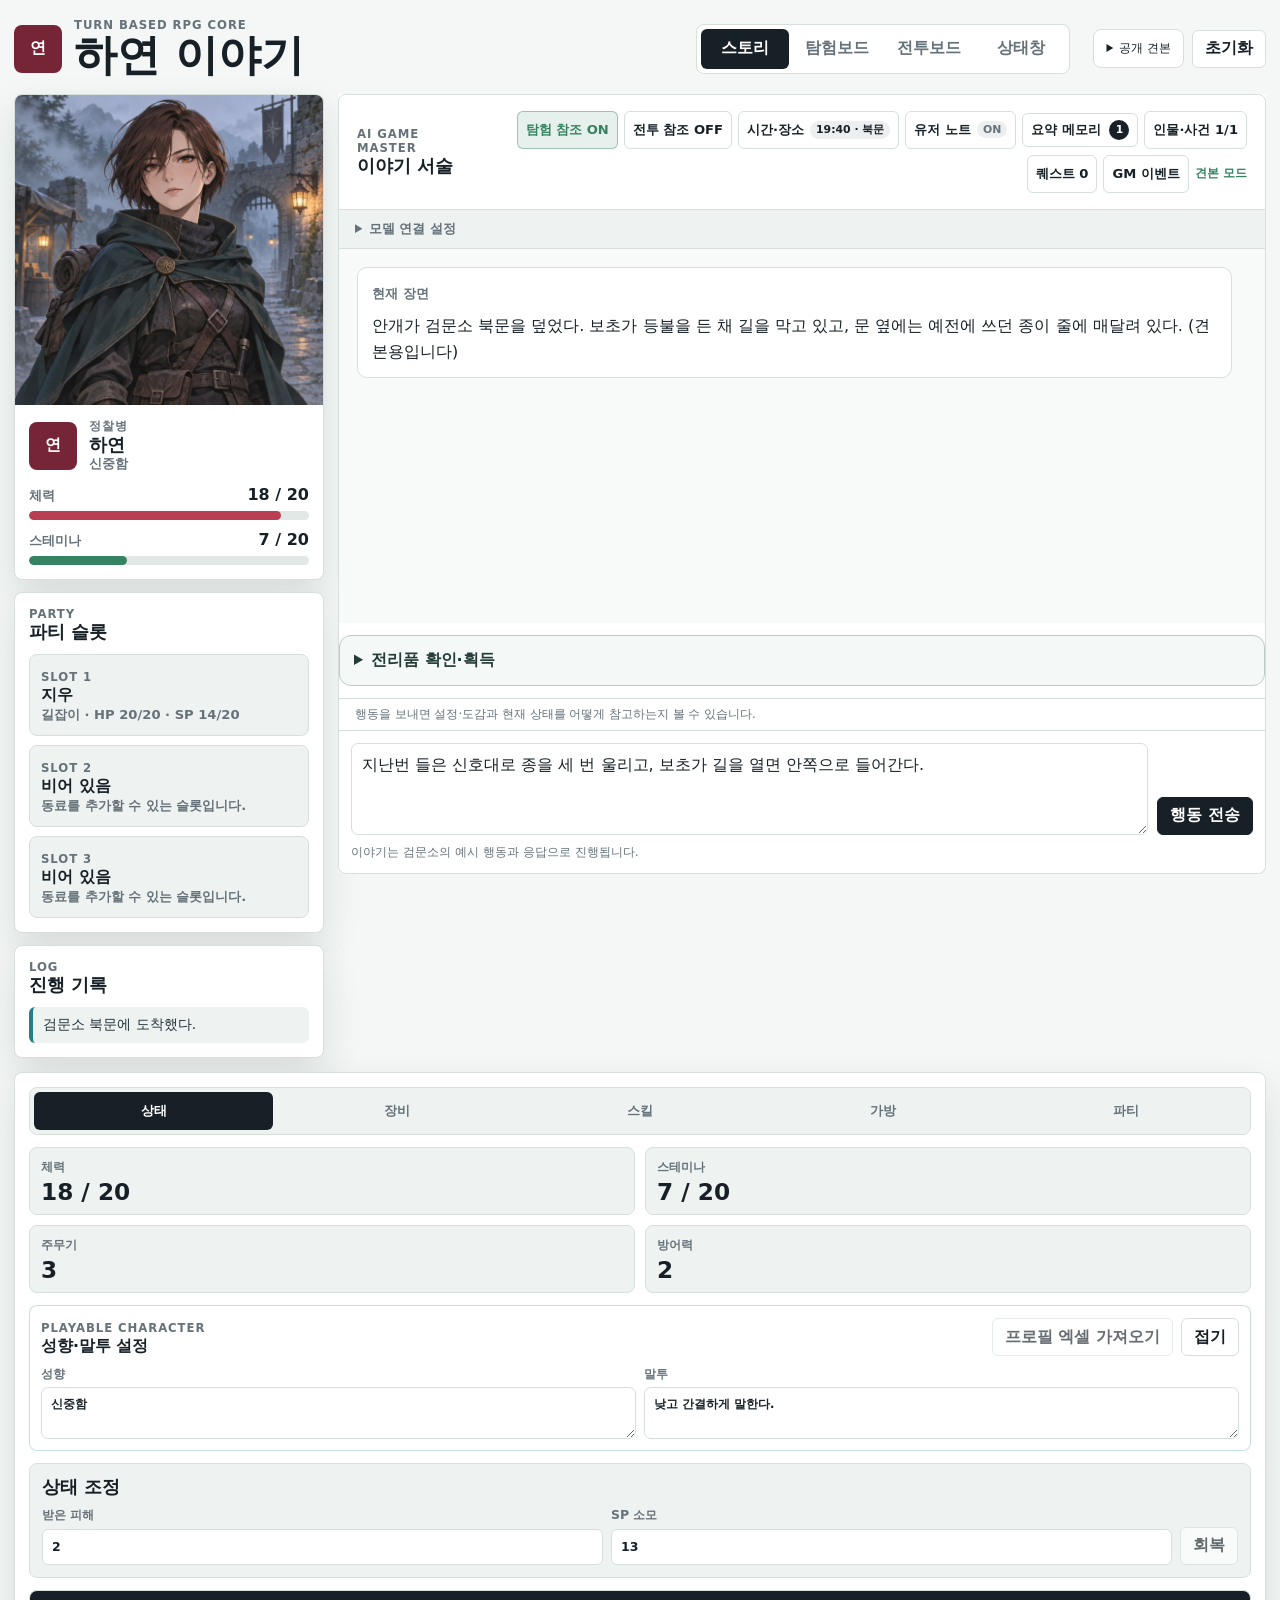
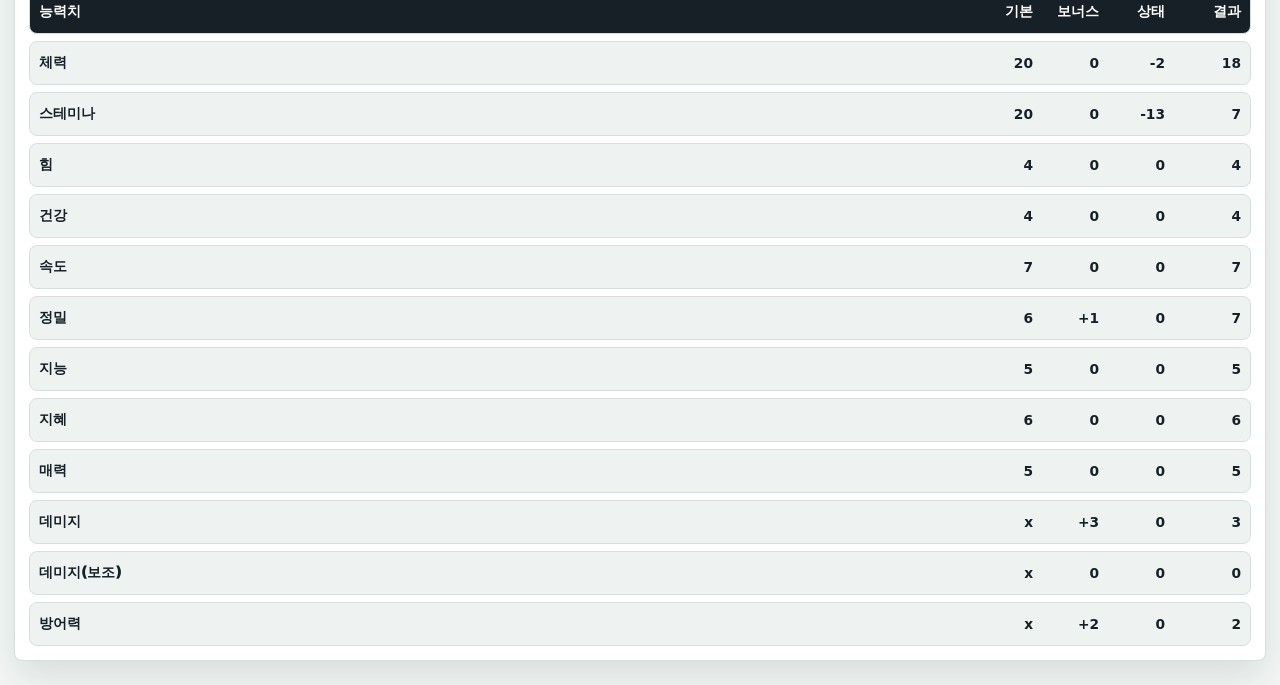
<file: index.html>
<!doctype html>
<html lang="ko">
<head>
  <meta charset="utf-8">
  <meta name="viewport" content="width=device-width, initial-scale=1">
  <meta name="description" content="TRPG RPG Core의 원본 화면에서 AI 서술과 상태 변경을 따라가는 공개 견본입니다.">
  <title>하연 이야기 · TRPG 견본</title>
  <link rel="icon" href="./favicon.svg" type="image/svg+xml">
  <link rel="stylesheet" href="./styles.css?v=2">
  <link rel="stylesheet" href="./demo.css?v=3">
  <script src="./demo.js?v=2" defer></script>
</head>
<body>
  <main class="app-shell">
    <header class="topbar">
      <div class="brand-lockup">
        <span class="brand-mark" aria-hidden="true">연</span>
        <div><p class="eyebrow">Turn Based RPG Core</p><h1>하연 이야기</h1></div>
      </div>
      <nav class="main-mode-switcher" aria-label="메인 화면 전환">
        <button class="mode-button is-active" type="button" data-mode="story" aria-pressed="true">스토리</button>
        <button class="mode-button" type="button" data-mode="explore" aria-pressed="false">탐험보드</button>
        <button class="mode-button" type="button" data-mode="combat" aria-pressed="false">전투보드</button>
        <button class="mode-button" type="button" data-mode="profile" aria-pressed="false">상태창</button>
      </nav>
      <div class="top-actions">
        <details class="save-tools">
          <summary>공개 견본</summary>
          <div class="save-tools-panel">
            <p>샘플 캐릭터와 미리 작성된 응답으로 AI GM의 한 턴을 재현합니다.</p>
            <a href="https://github.com/tassada00-web/trpg-ai-demo">GitHub 저장소</a>
          </div>
        </details>
        <button class="ghost-button" id="reset" type="button">초기화</button>
      </div>
    </header>
    <noscript><p>예시 턴을 재생하려면 브라우저에서 JavaScript를 켜주세요.</p></noscript>

    <section class="layout-grid">
      <aside class="party-panel" aria-label="파티">
        <section class="hero-card" id="heroCard">
          <div class="hero-image"><img src="./hayeon.jpg" alt="샘플 캐릭터 하연의 초상화" width="640" height="640"></div>
          <div class="hero-body">
            <div class="title-lockup">
              <span class="sigil" aria-hidden="true">연</span>
              <div><p class="eyebrow">정찰병</p><h2>하연</h2><p class="small-muted">신중함</p></div>
            </div>
            <div class="resource-stack">
              <div class="resource-line" id="hero-health" style="--meter:90%;--tone:#b83f51">
                <div class="resource-top"><span>체력</span><strong data-hp>18 / 20</strong></div>
                <div class="meter" aria-hidden="true"><span></span></div>
              </div>
              <div class="resource-line" style="--meter:35%;--tone:#368362">
                <div class="resource-top"><span>스테미나</span><strong>7 / 20</strong></div>
                <div class="meter" aria-hidden="true"><span></span></div>
              </div>
            </div>
          </div>
        </section>
        <section class="party-slots" aria-labelledby="party-title">
          <div class="panel-heading"><div><p class="section-kicker">Party</p><h2 id="party-title">파티 슬롯</h2></div></div>
          <div class="party-slot-list" data-party-slots></div>
        </section>
        <section class="log-panel" aria-labelledby="log-title">
          <div class="panel-heading"><div><p class="section-kicker">Log</p><h2 id="log-title">진행 기록</h2></div></div>
          <div class="log-list" id="logList"><p class="log-entry">검문소 북문에 도착했다.</p></div>
        </section>
      </aside>

      <section class="play-panel uses-game-system is-story-mode" aria-label="탐험과 전투">
        <section class="board-zone board-zone-embedded is-story-board">
          <div class="board-head">
            <div><p class="section-kicker">Status</p><h2>메인 캐릭터 목록</h2></div>
            <div class="board-meta"><span>1명</span></div>
          </div>
          <div class="embedded-game-frame" hidden>
            <iframe id="gameSystemFrame" title="탐험·전투 보드"></iframe>
          </div>

          <div class="status-main-board" id="statusMainBoard" hidden>
            <section class="status-board-intro">
              <div><p class="section-kicker">Main Characters</p><h2>메인 캐릭터</h2></div>
              <p>공개 견본의 플레이어 캐릭터입니다.</p>
            </section>
            <section class="main-character-list">
              <article class="main-character-card is-active">
                <span class="main-character-image"><img src="./hayeon.jpg" alt="" width="640" height="640"></span>
                <span class="main-character-body"><span class="tiny-label">정찰병</span><strong>하연</strong><small>신중함</small>
                  <span class="main-character-stats"><b>HP <span data-hp>18 / 20</span></b><b>SP 7 / 20</b><b>파티 1/3</b></span>
                </span>
              </article>
            </section>
          </div>

          <div class="story-main-board" id="storyMainBoard">
            <section class="narrator-panel" aria-label="AI 게임 마스터">
              <header class="narrator-head">
                <div class="demo-narrator-title"><p class="section-kicker">AI Game Master</p><h2>이야기 서술</h2></div>
                <div class="narrator-head-actions">
                  <span class="ghost-button board-ai-toggle is-on demo-reference">탐험 참조 ON</span>
                  <span class="ghost-button board-ai-toggle demo-reference">전투 참조 OFF</span>
                  <button class="ghost-button story-scene-open" type="button" data-info="scene">시간·장소 <span>19:40 · 북문</span></button>
                  <button class="ghost-button story-user-note-open" type="button" data-info="note">유저 노트 <span>ON</span></button>
                  <button class="ghost-button story-memory-open" type="button" data-info="memory">요약 메모리 <span>1</span></button>
                  <button class="ghost-button" type="button" data-info="ledger">인물·사건 1/1</button>
                  <button class="ghost-button" type="button" data-info="quest">퀘스트 0</button>
                  <button class="ghost-button" type="button" data-info="event">GM 이벤트</button>
                  <span class="narrator-status is-ready">견본 모드</span>
                </div>
              </header>

              <details class="narrator-settings">
                <summary>모델 연결 설정</summary>
                <p class="demo-settings-copy">운영 화면에서 모델 연결을 설정합니다. 이 견본은 미리 작성된 응답을 사용합니다.</p>
              </details>

              <div class="narrator-messages" id="narratorMessages">
                <article class="narrator-message assistant">
                  <header class="narrator-message-head"><small>현재 장면</small></header>
                  <p class="narrator-message-body">안개가 검문소 북문을 덮었다. 보초가 등불을 든 채 길을 막고 있고, 문 옆에는 예전에 쓰던 종이 줄에 매달려 있다. (견본용입니다)</p>
                </article>
                <article class="narrator-message user" id="player-message" hidden>
                  <header class="narrator-message-head"><small>하연</small></header>
                  <p class="narrator-message-body" id="player-action"></p>
                </article>
                <article class="narrator-message assistant" id="gm-message" hidden>
                  <header class="narrator-message-head"><small>AI 게임 마스터 · 예시 응답</small></header>
                  <p class="narrator-message-body" id="gm-text"></p>
                </article>
                <p class="story-commit-notice" id="result" hidden></p>
              </div>

              <details class="story-loot-panel">
                <summary>전리품 확인·획득</summary>
                <p>이 장면에서 획득할 수 있는 전리품이 없습니다.</p>
              </details>

              <section class="state-proposals" id="stateProposals" hidden aria-labelledby="proposal-title">
                <section class="proposal-group">
                  <div class="state-proposals-head"><h3 id="proposal-title">게임·전투보드 변경 제안</h3><span>1건</span></div>
                  <ul><li id="proposal-text"></li></ul>
                  <div class="state-proposal-actions">
                    <button class="ghost-button" type="button" id="reject">거절</button>
                    <button class="solid-button" type="button" id="approve">적용</button>
                  </div>
                </section>
              </section>

              <div class="narrator-context demo-context">
                <p id="flow-status">행동을 보내면 설정·도감과 현재 상태를 어떻게 참고하는지 볼 수 있습니다.</p>
                <button id="context-button" class="mini-button" type="button" hidden>이번 요청 자료</button>
                <button id="show-reply" class="solid-button" type="button" hidden>AI 서술 보기</button>
              </div>

              <form class="narrator-form" id="narratorForm">
                <label class="sr-only" for="narratorInput">행동 입력</label>
                <textarea id="narratorInput" rows="3" readonly aria-describedby="demo-input-hint">지난번 들은 신호대로 종을 세 번 울리고, 보초가 길을 열면 안쪽으로 들어간다.</textarea>
                <button class="solid-button" id="narratorSend" type="submit">행동 전송</button>
                <p class="demo-input-hint" id="demo-input-hint">이야기는 검문소의 예시 행동과 응답으로 진행됩니다.</p>
              </form>
            </section>
          </div>
        </section>
      </section>

      <aside class="sheet-panel" aria-label="상태창">
        <nav class="sheet-tabs" aria-label="상태창 탭">
          <button class="sheet-tab is-active" type="button" data-tab="overview" aria-pressed="true">상태</button>
          <button class="sheet-tab" type="button" data-tab="equipment" aria-pressed="false">장비</button>
          <button class="sheet-tab" type="button" data-tab="skills" aria-pressed="false">스킬</button>
          <button class="sheet-tab" type="button" data-tab="bag" aria-pressed="false">가방</button>
          <button class="sheet-tab" type="button" data-tab="party" aria-pressed="false">파티</button>
        </nav>
        <div class="sheet-content">
          <div data-sheet="overview">
            <section class="summary-grid">
              <article class="metric"><span>체력</span><strong data-hp>18 / 20</strong></article>
              <article class="metric"><span>스테미나</span><strong>7 / 20</strong></article>
              <article class="metric"><span>주무기</span><strong>3</strong></article>
              <article class="metric"><span>방어력</span><strong>2</strong></article>
            </section>
            <section class="unit-profile-editor playable-profile-editor demo-sheet-section">
              <div class="card-head">
                <div><span class="tiny-label">Playable Character</span><h3>성향·말투 설정</h3></div>
                <div class="unit-profile-head-actions">
                  <button class="mini-button" type="button" disabled>프로필 엑셀 가져오기</button>
                  <button class="mini-button unit-profile-toggle" id="profile-toggle" type="button" aria-expanded="true" aria-controls="profile-body">접기</button>
                </div>
              </div>
              <div class="unit-profile-body" id="profile-body">
                <div class="unit-profile-grid">
                  <label>성향<textarea rows="2" readonly>신중함</textarea></label>
                  <label>말투<textarea rows="2" readonly>낮고 간결하게 말한다.</textarea></label>
                </div>
              </div>
            </section>
            <section class="detail-card demo-sheet-section">
              <h2>상태 조정</h2>
              <div class="resource-editor">
                <label>받은 피해<input id="damage-counter" type="number" value="2" readonly></label>
                <label>SP 소모<input type="number" value="13" readonly></label>
                <button class="mini-button" type="button" disabled>회복</button>
              </div>
            </section>
            <section class="stat-table demo-sheet-section" id="stat-table" aria-label="능력치"></section>
          </div>
          <section data-sheet="equipment" class="gear-grid" hidden>
            <article class="gear-card"><p class="tiny-label">주무기</p><h3>정찰용 단검</h3><p>데미지 +3</p></article>
            <article class="gear-card"><p class="tiny-label">방어구</p><h3>여행자의 외투</h3><p>방어력 +2</p></article>
          </section>
          <section data-sheet="skills" class="skill-grid" hidden>
            <article class="skill-card"><p class="tiny-label">Active</p><h3>기척 감추기</h3><p>발걸음을 죽여 주변의 시선을 피한다.</p></article>
            <article class="skill-card"><p class="tiny-label">Passive</p><h3>길잡이</h3><p>갈림길에서 지나온 경로를 기억한다.</p></article>
          </section>
          <section data-sheet="bag" class="bag-grid" hidden>
            <article class="detail-card"><h3>휴대용 등불</h3><p>1개</p></article>
            <article class="detail-card"><h3>붕대</h3><p>2개</p></article>
          </section>
          <section data-sheet="party" class="party-slot-list" data-party-slots hidden></section>
        </div>
      </aside>
    </section>

    <dialog class="demo-dialog" id="info-dialog" aria-labelledby="info-title">
      <div class="card-head">
        <h2 id="info-title"></h2>
        <form method="dialog"><button class="ghost-button" type="submit">닫기</button></form>
      </div>
      <div class="demo-info-body" id="info-body"></div>
    </dialog>
    <p class="sr-only" id="announcement" role="status"></p>
  </main>
</body>
</html>
</file>
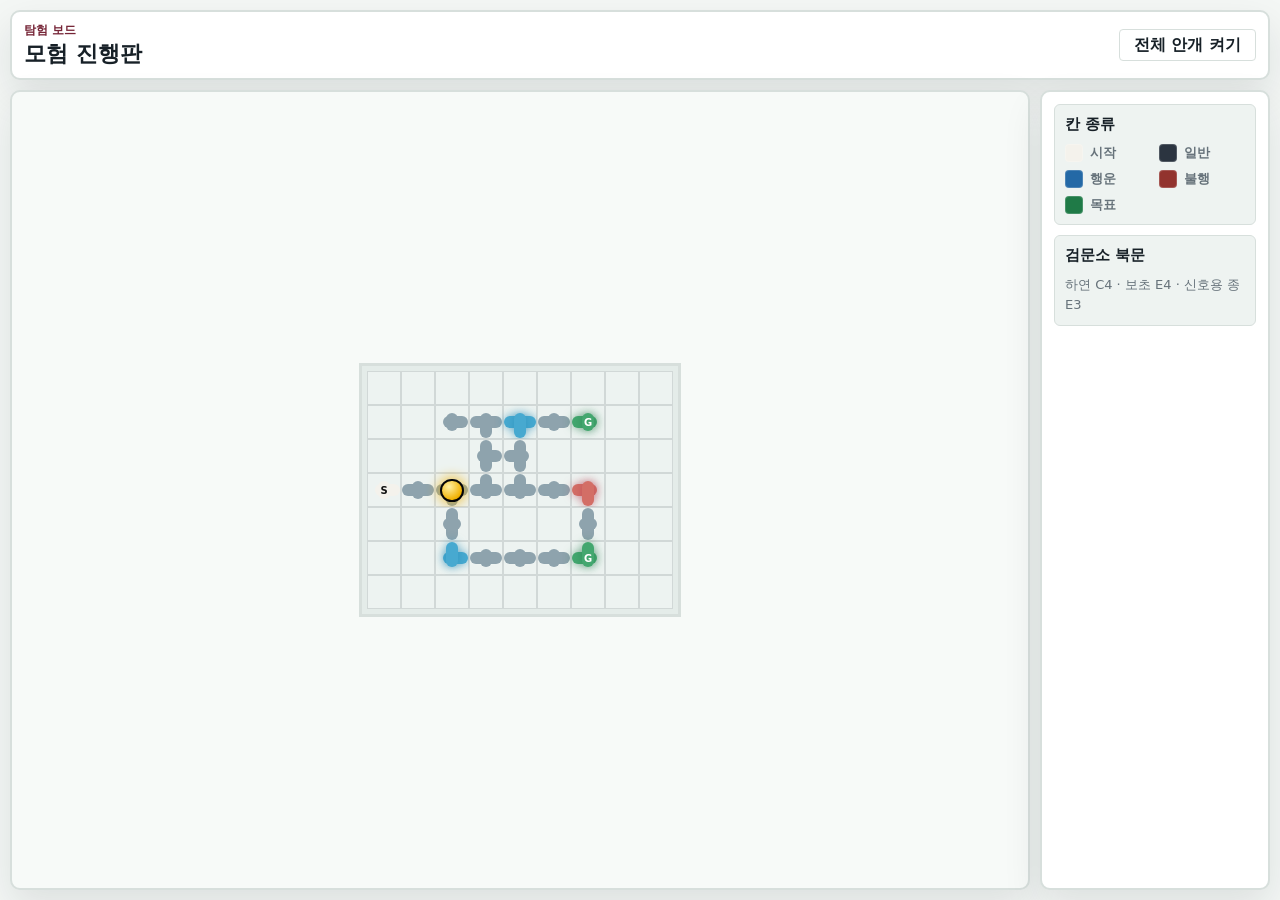
<file: board.html>
<!doctype html>
<html lang="ko">
<head>
  <meta charset="utf-8">
  <meta name="viewport" content="width=device-width, initial-scale=1">
  <title>TRPG 전술 보드 견본</title>
  <link rel="stylesheet" href="./board.css?v=2">
  <style>
    .demo-board-note { margin: 8px 0 0; font-size: 13px; line-height: 1.55; color: var(--muted); }
    .demo-unit-tools { display: flex; flex-wrap: wrap; gap: 6px; }
    .demo-unit-tools button[aria-pressed="true"] { outline: 2px solid var(--accent); }
    .unit-disposition-drop button:disabled { opacity: .75; cursor: default; }
    @media (max-width: 640px) {
      .exploration-app { grid-template-columns: minmax(0, 1fr); grid-template-rows: auto minmax(0, 1fr) auto; }
      .exploration-toolbar { flex-wrap: wrap; }
      .exploration-board { --explore-cell: min(34px, calc((100vw - 52px) / var(--explore-cols))); }
      .app { grid-template-rows: minmax(0, 1fr) auto; }
      .board-wrap { padding: 5px; }
      .unit-disposition-zones { gap: 5px; }
      .unit-disposition-drop { padding: 4px; }
      .unit-disposition-drop button { padding-inline: 3px; font-size: 12px; }
      .unit-disposition-drop small { display: none; }
    }
  </style>
  <script src="./board.js?v=2" defer></script>
</head>
<body>
  <main id="explorationApp" class="exploration-app app-view" aria-label="탐험 보드" hidden>
    <section class="exploration-toolbar">
      <header class="mode-head"><span>탐험 보드</span><strong>모험 진행판</strong></header>
      <div class="exploration-actions inline-actions">
        <button id="toggle-fog" type="button" aria-pressed="false">전체 안개 켜기</button>
      </div>
    </section>
    <section class="exploration-board-wrap" aria-label="탐험 진행판">
      <div id="explorationBoard" class="exploration-board" aria-hidden="true"></div>
    </section>
    <aside class="exploration-side" aria-label="탐험 상태">
      <section class="exploration-card legend-card">
        <h2>칸 종류</h2>
        <div class="exploration-legend">
          <span><i class="tile-key start"></i>시작</span><span><i class="tile-key normal"></i>일반</span>
          <span><i class="tile-key fortune"></i>행운</span><span><i class="tile-key danger"></i>불행</span>
          <span><i class="tile-key goal"></i>목표</span>
        </div>
      </section>
      <section class="exploration-card">
        <h2>검문소 북문</h2>
        <p class="demo-board-note">하연 C4 · 보초 E4 · 신호용 종 E3</p>
      </section>
    </aside>
  </main>
  <main id="battleApp" class="app app-view" aria-label="TRPG 전술 보드" hidden>
    <section class="board-wrap" aria-label="배틀 맵">
      <div class="board-frame"><div id="board" class="board" aria-label="10 x 8 전술 격자"></div></div>
      <div class="unit-disposition-zones" aria-label="시체 보관과 유닛 제거">
        <div class="unit-disposition-drop corpse-drop"><button type="button" disabled>시체칸 0</button><small>사망한 유닛과 전리품이 표시됩니다.</small></div>
        <div class="unit-disposition-drop removal-drop"><button type="button" disabled>제거칸 0</button><small>보드에서 제거한 유닛이 표시됩니다.</small></div>
      </div>
    </section>
    <section class="control-bar" aria-label="전투보드 유닛">
      <div class="demo-unit-tools">
        <button id="pick-hayeon" type="button" aria-pressed="true">하연</button>
        <button id="pick-guard" type="button" aria-pressed="false">보초</button>
      </div>
      <div class="log" role="status"><span aria-hidden="true">⚔</span><p id="battleLog"></p></div>
    </section>
  </main>
</body>
</html>
</file>
<file: styles.css>
:root {
  color-scheme: light;
  --bg: #f4f7f5;
  --surface: #ffffff;
  --surface-2: #eef3f1;
  --ink: #172027;
  --muted: #66727a;
  --line: #d7dfdc;
  --red: #b83f51;
  --red-deep: #762537;
  --teal: #267f86;
  --cyan: #35a6bd;
  --gold: #b88632;
  --green: #368362;
  --violet: #5b518f;
  --player: #26b65e;
  --ally: #2d8fd0;
  --enemy: #dc352b;
  --grid: #34344a;
  --shadow: 0 16px 38px rgba(20, 33, 39, 0.12);
}

* {
  box-sizing: border-box;
}

[hidden] {
  display: none !important;
}

html {
  min-width: 320px;
}

body {
  margin: 0;
  min-height: 100vh;
  background: var(--bg);
  color: var(--ink);
  font-family:
    "Pretendard",
    "Noto Sans KR",
    "Malgun Gothic",
    "Segoe UI",
    system-ui,
    sans-serif;
}

button,
input,
select,
textarea {
  font: inherit;
}

button {
  cursor: pointer;
}

.app-shell {
  width: min(1900px, calc(100% - 28px));
  margin: 0 auto;
  padding: 18px 0 24px;
}

.topbar {
  display: grid;
  grid-template-columns: minmax(230px, 1fr) minmax(240px, auto) minmax(180px, auto);
  align-items: center;
  gap: 16px;
  margin-bottom: 14px;
}

.brand-lockup,
.title-lockup {
  display: flex;
  align-items: center;
  min-width: 0;
  gap: 12px;
}

.brand-mark,
.sigil {
  display: grid;
  place-items: center;
  width: 48px;
  height: 48px;
  flex: 0 0 auto;
  border-radius: 8px;
  background: var(--red-deep);
  color: #fff;
  font-weight: 950;
}

.eyebrow,
.section-kicker,
.tiny-label {
  margin: 0;
  color: var(--muted);
  font-size: 0.73rem;
  font-weight: 900;
  letter-spacing: 0.08em;
  text-transform: uppercase;
}

h1,
h2,
h3,
p {
  margin: 0;
}

h1 {
  overflow-wrap: anywhere;
  font-size: clamp(1.55rem, 4vw, 2.7rem);
  line-height: 1.1;
}

h2 {
  font-size: 1.15rem;
  line-height: 1.15;
}

h3 {
  font-size: 0.98rem;
}

.character-switcher {
  display: flex;
  align-items: center;
  justify-content: center;
  gap: 8px;
  flex-wrap: wrap;
}

.main-mode-switcher {
  display: grid;
  grid-template-columns: repeat(4, minmax(82px, 1fr));
  gap: 4px;
  min-width: min(420px, 100%);
  padding: 4px;
  border: 1px solid var(--line);
  border-radius: 8px;
  background: var(--surface);
}

.character-pill {
  display: inline-grid;
  grid-template-columns: 32px minmax(0, auto);
  align-items: center;
  gap: 8px;
  min-height: 42px;
  max-width: 170px;
  padding: 5px 11px 5px 5px;
  border: 1px solid var(--line);
  border-radius: 8px;
  background: var(--surface);
  color: var(--ink);
  font-weight: 900;
}

.character-pill span {
  display: grid;
  place-items: center;
  width: 32px;
  height: 32px;
  border-radius: 7px;
  background: var(--surface-2);
}

.character-pill strong {
  min-width: 0;
  overflow: hidden;
  text-overflow: ellipsis;
  white-space: nowrap;
}

.character-pill.is-active {
  border-color: rgba(184, 63, 81, 0.38);
  background: rgba(184, 63, 81, 0.1);
}

.top-actions,
.mode-actions,
.modal-actions {
  display: flex;
  align-items: center;
  justify-content: flex-end;
  gap: 8px;
}

.board-ai-toggle {
  min-height: 32px;
  padding: 0 9px;
  border-color: rgba(184, 63, 81, 0.28);
  background: rgba(184, 63, 81, 0.07);
  color: var(--red-deep);
  font-size: 0.72rem;
  font-weight: 900;
}

.board-ai-toggle.is-on {
  border-color: rgba(54, 131, 98, 0.42);
  background: rgba(54, 131, 98, 0.12);
  color: var(--green);
}

.ghost-button,
.solid-button,
.mode-button,
.sheet-tab,
.icon-button,
.stat-action,
.file-label,
.mini-button {
  min-height: 38px;
  border: 1px solid var(--line);
  border-radius: 6px;
  padding: 0 12px;
  background: var(--surface);
  color: var(--ink);
  font-weight: 900;
}

.solid-button {
  border-color: var(--ink);
  background: var(--ink);
  color: #fff;
}

.ghost-button:hover,
.mode-button:hover,
.sheet-tab:hover,
.mini-button:hover,
.file-label:hover,
.icon-button:hover,
.solid-button:hover,
.stat-action:hover {
  filter: brightness(0.97);
}

.layout-grid {
  display: grid;
  grid-template-columns: minmax(270px, 330px) minmax(520px, 1fr) minmax(430px, 560px);
  gap: 14px;
  align-items: start;
}

.layout-grid:has(.play-panel.is-story-mode) {
  grid-template-columns: minmax(250px, 300px) minmax(660px, 1fr) minmax(400px, 500px);
}

.party-panel,
.play-panel,
.sheet-panel {
  min-width: 0;
}

.party-panel {
  display: grid;
  gap: 12px;
}

.hero-card,
.party-slots,
.log-panel,
.board-zone,
.turn-panel,
.sheet-panel,
.combat-control {
  border: 1px solid var(--line);
  border-radius: 8px;
  background: var(--surface);
  box-shadow: var(--shadow);
}

.hero-card {
  overflow: hidden;
}

.hero-image {
  position: relative;
  height: 310px;
  overflow: hidden;
  background: #e9eef0;
}

.hero-image img {
  width: 100%;
  height: 100%;
  display: block;
  object-fit: cover;
  object-position: 50% 12%;
}

.hero-body {
  display: grid;
  gap: 12px;
  padding: 14px;
}

.resource-stack {
  display: grid;
  gap: 10px;
}

.resource-line {
  display: grid;
  gap: 6px;
}

.resource-top {
  display: flex;
  align-items: baseline;
  justify-content: space-between;
  gap: 10px;
  font-weight: 900;
}

.resource-top span {
  color: var(--muted);
  font-size: 0.82rem;
}

.meter {
  height: 9px;
  overflow: hidden;
  border-radius: 999px;
  background: #e2e8e5;
}

.meter span {
  display: block;
  width: var(--meter, 0%);
  height: 100%;
  border-radius: inherit;
  background: var(--tone, var(--teal));
}

.party-slots,
.log-panel {
  padding: 14px;
}

.panel-heading,
.board-head {
  display: flex;
  align-items: end;
  justify-content: space-between;
  gap: 12px;
}

.party-slot-list {
  display: grid;
  gap: 9px;
  margin-top: 12px;
}

.party-slot {
  display: grid;
  gap: 9px;
  min-width: 0;
  padding: 11px;
  border: 1px solid var(--line);
  border-radius: 8px;
  background: var(--surface-2);
}

.slot-top {
  display: flex;
  align-items: start;
  justify-content: space-between;
  gap: 10px;
}

.slot-name {
  min-width: 0;
}

.slot-name strong {
  display: block;
  overflow-wrap: anywhere;
}

.slot-meta,
.small-muted {
  color: var(--muted);
  font-size: 0.82rem;
  font-weight: 800;
}

.slot-actions {
  display: flex;
  align-items: center;
  flex-wrap: wrap;
  gap: 7px;
}

.slot-actions .mini-button,
.slot-actions .file-label {
  min-height: 32px;
  padding: 0 9px;
  font-size: 0.8rem;
}

.file-label {
  display: inline-flex;
  align-items: center;
  justify-content: center;
  gap: 6px;
  white-space: nowrap;
}

.file-label input {
  display: none;
}

.slot-off {
  opacity: 0.56;
}

.log-list {
  display: grid;
  align-content: start;
  gap: 8px;
  max-height: 220px;
  overflow: auto;
  margin-top: 12px;
}

.log-entry {
  padding: 8px 10px;
  border-left: 4px solid var(--teal);
  border-radius: 6px;
  background: var(--surface-2);
  color: #24313a;
  font-size: 0.86rem;
  line-height: 1.45;
}

.play-panel {
  display: grid;
  gap: 12px;
}

.play-panel.uses-game-system {
  --main-board-bg: var(--surface);
  --main-board-frame-bg: #f7faf8;
  --main-board-line: var(--line);
  overflow: hidden;
  background: var(--main-board-bg);
}

.play-panel.uses-game-system.is-explore-mode {
  --main-board-bg:
    linear-gradient(90deg, rgba(38, 127, 134, 0.04), transparent 34%),
    var(--surface);
  --main-board-frame-bg: #f7faf8;
}

.play-panel.uses-game-system.is-combat-mode {
  --main-board-bg:
    radial-gradient(circle at 50% 38%, rgba(184, 63, 81, 0.06), transparent 42%),
    var(--surface);
  --main-board-frame-bg: #f7faf8;
}

.play-panel.uses-game-system.is-profile-mode {
  overflow: visible;
  background: transparent;
}

.uses-game-system .mode-toolbar,
.uses-game-system .turn-panel {
  display: none !important;
}

.mode-toolbar {
  display: flex;
  align-items: center;
  justify-content: space-between;
  gap: 12px;
  min-width: 0;
}

.segmented-control {
  display: inline-grid;
  grid-template-columns: repeat(3, minmax(76px, 1fr));
  gap: 4px;
  padding: 4px;
  border: 1px solid var(--line);
  border-radius: 8px;
  background: var(--surface);
}

.mode-button {
  min-height: 40px;
  border: 0;
  background: transparent;
  color: var(--muted);
}

.mode-button.is-active,
.sheet-tab.is-active {
  background: var(--ink);
  color: #fff;
}

.board-zone {
  padding: 14px;
}

.board-zone-embedded {
  position: relative;
  display: grid;
  min-height: calc(100vh - 120px);
  padding: 0;
  background: var(--main-board-bg);
}

.board-zone-embedded.is-explore-board,
.board-zone-embedded.is-combat-board {
  box-shadow: var(--shadow);
}

.board-zone-embedded.is-status-board {
  align-content: start;
  gap: 14px;
  padding: 14px;
  background: var(--surface);
  box-shadow: var(--shadow);
}

.board-zone-embedded .board-head {
  display: none;
}

.board-zone-embedded.is-status-board .board-head {
  display: flex;
  align-items: center;
  justify-content: space-between;
  gap: 12px;
}

.embedded-game-frame {
  min-height: calc(100vh - 120px);
  border: 2px solid var(--main-board-line);
  border-radius: 8px;
  background: var(--main-board-frame-bg);
  overflow: hidden;
}

.embedded-game-frame iframe {
  display: block;
  width: 100%;
  height: 100%;
  min-height: calc(100vh - 120px);
  border: 0;
  background: var(--main-board-frame-bg);
}

.legacy-board-host[hidden] {
  display: none !important;
}

.status-main-board {
  display: grid;
  gap: 14px;
  min-width: 0;
}

.status-board-intro {
  display: flex;
  align-items: end;
  justify-content: space-between;
  gap: 16px;
  padding: 14px;
  border: 1px solid var(--line);
  border-radius: 8px;
  background: var(--surface-2);
}

.status-board-intro p:last-child {
  max-width: 520px;
  color: var(--muted);
  font-size: 0.9rem;
  line-height: 1.5;
  text-align: right;
}

.main-character-list {
  display: grid;
  grid-template-columns: repeat(auto-fit, minmax(220px, 1fr));
  gap: 12px;
}

.main-character-card {
  display: grid;
  grid-template-rows: 210px auto;
  min-width: 0;
  overflow: hidden;
  border: 1px solid var(--line);
  border-radius: 8px;
  background: var(--surface);
  color: var(--ink);
  text-align: left;
  box-shadow: none;
}

.main-character-card.is-active {
  border-color: rgba(184, 63, 81, 0.45);
  box-shadow: 0 0 0 3px rgba(184, 63, 81, 0.1);
}

.main-character-image {
  min-width: 0;
  min-height: 0;
  background: #e9eef0;
}

.main-character-image img {
  display: block;
  width: 100%;
  height: 100%;
  object-fit: cover;
  object-position: top center;
}

.main-character-body {
  display: grid;
  gap: 7px;
  min-width: 0;
  padding: 12px;
}

.main-character-body strong,
.main-character-body small {
  min-width: 0;
  overflow: hidden;
  text-overflow: ellipsis;
  white-space: nowrap;
}

.main-character-body strong {
  font-size: 1.15rem;
}

.main-character-body small {
  color: var(--muted);
  font-weight: 850;
}

.main-character-stats {
  display: grid;
  grid-template-columns: repeat(3, minmax(0, 1fr));
  gap: 6px;
}

.main-character-stats b {
  min-width: 0;
  padding: 6px 7px;
  border-radius: 6px;
  background: var(--surface-2);
  font-size: 0.76rem;
  text-align: center;
  white-space: nowrap;
}

.board-meta {
  display: flex;
  flex-wrap: wrap;
  justify-content: end;
  gap: 6px;
  color: var(--muted);
  font-size: 0.84rem;
  font-weight: 900;
  text-align: right;
}

.board-meta span {
  display: inline-flex;
  min-height: 28px;
  align-items: center;
  padding: 0 9px;
  border: 1px solid rgba(23, 32, 39, 0.14);
  border-radius: 6px;
  background: rgba(255, 255, 255, 0.72);
}

.board-frame {
  display: grid;
  place-items: center;
  min-height: 520px;
  margin-top: 12px;
  padding: 8px;
  border: 3px solid #2a2a2a;
  border-radius: 8px;
  background: #141414;
  box-shadow: 0 0 26px rgba(0, 0, 0, 0.42);
}

.board-frame.explore-frame {
  background: #14201b;
}

.board-frame.combat-frame {
  background: #141414;
}

.board {
  --cols: 10;
  --rows: 8;
  --cell: min(
    calc((100vw - 980px) / var(--cols)),
    calc((100vh - 260px) / var(--rows)),
    58px
  );
  display: grid;
  grid-template-columns: repeat(var(--cols), var(--cell));
  grid-template-rows: repeat(var(--rows), var(--cell));
  background: #1d1d2d;
  user-select: none;
  touch-action: none;
}

.board.exploration-board {
  background:
    linear-gradient(rgba(255, 255, 255, 0.02), rgba(255, 255, 255, 0)),
    #1e2b27;
}

.board.battle-board {
  background: #1d1d2d;
}

.cell {
  position: relative;
  width: var(--cell);
  height: var(--cell);
  border-right: 1px solid var(--grid);
  border-bottom: 1px solid var(--grid);
}

.cell:nth-child(10n) {
  border-right: 0;
}

.cell:nth-last-child(-n + 10) {
  border-bottom: 0;
}

.cell.reachable,
.cell.target {
  background: rgba(240, 122, 0, 0.22);
}

.cell.targetable,
.cell.attack-target {
  background: rgba(240, 68, 56, 0.28);
}

.cell.terrain-blocked {
  background: rgba(0, 0, 0, 0.2);
}

.piece {
  position: absolute;
  left: 50%;
  top: 50%;
  display: grid;
  place-items: center;
  width: calc(var(--cell) * 0.72);
  height: calc(var(--cell) * 0.72);
  border: 2px solid rgba(0, 0, 0, 0.78);
  border-radius: 50%;
  transform: translate(-50%, -50%);
  color: #fff;
  font-size: clamp(12px, calc(var(--cell) * 0.24), 18px);
  font-weight: 900;
  line-height: 1;
  text-shadow:
    -1px -1px 0 #050505,
    1px -1px 0 #050505,
    -1px 1px 0 #050505,
    1px 1px 0 #050505,
    0 0 7px rgba(0, 0, 0, 0.95);
  z-index: 3;
  box-shadow: 0 0 18px currentColor, inset 0 -8px 12px rgba(0, 0, 0, 0.26);
}

.piece.player,
.piece.party {
  background: radial-gradient(circle at 35% 28%, #8fffb3, #26b65e 65%, #0c6b35);
}

.piece.ally {
  background: radial-gradient(circle at 35% 28%, #a9ddff, #2d8fd0 65%, #105982);
}

.piece.main {
  background: radial-gradient(circle at 35% 28%, #8fffb3, #26b65e 65%, #0c6b35);
}

.piece.enemy {
  background: radial-gradient(circle at 35% 28%, #ff9b8d, #dc352b 65%, #7b1510);
}

.piece.obstacle {
  border-radius: 8px;
  background: #0a0a0a;
  color: var(--enemy);
  box-shadow: inset 0 0 0 2px var(--enemy), 0 0 12px rgba(240, 68, 56, 0.44);
}

.piece.selected {
  outline: 3px solid #ff9f1a;
  outline-offset: 3px;
}

.piece.defeated {
  opacity: 0.38;
  filter: grayscale(1);
}

.party-count {
  position: absolute;
  right: 8%;
  bottom: 8%;
  z-index: 4;
  display: grid;
  place-items: center;
  width: calc(var(--cell) * 0.28);
  height: calc(var(--cell) * 0.28);
  min-width: 18px;
  min-height: 18px;
  border: 2px solid #fff;
  border-radius: 50%;
  background: var(--ally);
  color: #fff;
  font-size: 0.72rem;
  font-weight: 950;
}

.game-board-content {
  display: grid;
  grid-template-columns: minmax(0, 1.2fr) minmax(180px, 0.9fr) minmax(180px, 0.9fr);
  gap: 8px;
  align-items: stretch;
  margin-top: 10px;
}

.legend,
.board-info-card,
.board-log {
  min-width: 0;
  border: 1px solid var(--line);
  border-radius: 8px;
  background: var(--surface-2);
}

.legend {
  display: flex;
  align-items: center;
  flex-wrap: wrap;
  gap: 8px;
  padding: 9px 10px;
}

.legend span {
  display: inline-flex;
  align-items: center;
  gap: 7px;
  color: #28343b;
  font-size: 0.8rem;
  font-weight: 900;
  white-space: nowrap;
}

.dot,
.box {
  display: inline-block;
  width: 18px;
  height: 18px;
  flex: 0 0 auto;
  box-shadow: 0 0 10px currentColor;
}

.dot {
  border-radius: 50%;
}

.dot.player {
  background: var(--player);
  color: var(--player);
}

.dot.ally {
  background: var(--ally);
  color: var(--ally);
}

.dot.enemy {
  background: var(--enemy);
  color: var(--enemy);
}

.box.obstacle {
  border: 2px solid var(--enemy);
  border-radius: 4px;
  color: var(--enemy);
}

.board-info-card {
  padding: 10px;
}

.board-info-card strong,
.board-info-card p {
  display: block;
  overflow: hidden;
  text-overflow: ellipsis;
  white-space: nowrap;
}

.board-info-card strong {
  margin-top: 2px;
  font-size: 0.95rem;
}

.board-info-card p {
  margin-top: 5px;
  color: var(--muted);
  font-size: 0.78rem;
  font-weight: 850;
}

.board-log {
  grid-column: 1 / -1;
  display: grid;
  grid-template-columns: 24px minmax(0, 1fr);
  align-items: center;
  min-height: 34px;
  padding: 6px 12px;
  border-left: 5px solid #ff9f1a;
  background: #050505;
  color: #ffb13d;
}

.board-log p {
  overflow: hidden;
  text-overflow: ellipsis;
  white-space: nowrap;
}

.turn-panel {
  padding: 14px;
}

.turn-list {
  display: flex;
  gap: 8px;
  overflow-x: auto;
  padding-top: 12px;
}

.turn-chip {
  min-width: 132px;
  padding: 9px;
  border: 1px solid var(--line);
  border-radius: 8px;
  background: var(--surface-2);
}

.turn-chip.is-current {
  border-color: rgba(184, 63, 81, 0.42);
  background: rgba(184, 63, 81, 0.11);
}

.turn-chip.enemy-side {
  border-color: rgba(216, 70, 54, 0.28);
}

.turn-chip strong,
.turn-chip span {
  display: block;
  min-width: 0;
  overflow: hidden;
  text-overflow: ellipsis;
  white-space: nowrap;
}

.turn-chip span {
  margin-top: 4px;
  color: var(--muted);
  font-size: 0.78rem;
  font-weight: 850;
}

.sheet-panel {
  padding: 14px;
}

.sheet-tabs {
  display: grid;
  grid-template-columns: repeat(5, minmax(0, 1fr));
  gap: 4px;
  padding: 4px;
  border: 1px solid var(--line);
  border-radius: 8px;
  background: var(--surface-2);
}

.sheet-tab {
  min-height: 38px;
  padding: 0 6px;
  border: 0;
  background: transparent;
  color: var(--muted);
  font-size: 0.84rem;
}

.sheet-content {
  display: grid;
  gap: 12px;
  margin-top: 12px;
}

.summary-grid,
.combat-grid {
  display: grid;
  grid-template-columns: repeat(2, minmax(0, 1fr));
  gap: 10px;
}

.metric,
.stat-row,
.gear-card,
.skill-card,
.bag-card,
.detail-card {
  min-width: 0;
  border: 1px solid var(--line);
  border-radius: 8px;
  background: var(--surface-2);
}

.metric {
  padding: 11px;
}

.metric span {
  display: block;
  color: var(--muted);
  font-size: 0.76rem;
  font-weight: 850;
}

.metric strong {
  display: block;
  margin-top: 4px;
  font-size: 1.45rem;
  line-height: 1;
}

.stat-table {
  display: grid;
  gap: 7px;
}

.stat-row {
  display: grid;
  grid-template-columns: minmax(72px, 1fr) 58px 58px 58px 68px;
  align-items: center;
  min-height: 44px;
  padding: 7px 9px;
  gap: 8px;
  font-size: 0.86rem;
}

.stat-row.is-head {
  background: var(--ink);
  color: #fff;
  font-weight: 900;
}

.stat-name {
  font-weight: 950;
}

.number {
  font-weight: 900;
  text-align: right;
  font-variant-numeric: tabular-nums;
}

.resource-editor {
  display: grid;
  grid-template-columns: 1fr 1fr auto;
  align-items: end;
  gap: 8px;
}

.resource-editor label {
  display: grid;
  gap: 5px;
  color: var(--muted);
  font-size: 0.78rem;
  font-weight: 900;
}

.resource-editor input,
.combat-control input,
.combat-control select {
  width: 100%;
  min-height: 36px;
  border: 1px solid var(--line);
  border-radius: 6px;
  padding: 0 9px;
  background: #fff;
  color: var(--ink);
  font-weight: 900;
}

.gear-grid,
.skill-grid,
.bag-grid {
  display: grid;
  grid-template-columns: repeat(2, minmax(0, 1fr));
  gap: 10px;
}

.gear-card,
.skill-card,
.bag-card,
.detail-card {
  padding: 12px;
}

.card-head {
  display: flex;
  align-items: start;
  justify-content: space-between;
  gap: 10px;
}

.gear-effect {
  margin: 12px 0 0;
  white-space: pre-wrap;
  overflow-wrap: anywhere;
  line-height: 1.6;
  color: var(--muted);
  font-size: 0.82rem;
}

.tag-list,
.bonus-list {
  display: flex;
  flex-wrap: wrap;
  gap: 6px;
  margin-top: 10px;
}

.tag,
.bonus {
  min-height: 26px;
  padding: 4px 8px;
  border-radius: 6px;
  background: #e2e8e5;
  color: #24313a;
  font-size: 0.78rem;
  font-weight: 900;
}

.bonus.penalty {
  background: rgba(184, 63, 81, 0.14);
  color: var(--red-deep);
}

.skill-body,
.bag-note {
  margin-top: 9px;
  color: #2d3942;
  line-height: 1.5;
  white-space: pre-line;
  overflow-wrap: anywhere;
}

.bag-toolbar {
  display: grid;
  grid-template-columns: repeat(4, minmax(0, 1fr));
  gap: 7px;
}

.bag-category {
  min-height: 40px;
  border: 1px solid var(--line);
  border-radius: 6px;
  background: var(--surface-2);
  color: var(--ink);
  font-weight: 900;
}

.bag-category.is-active {
  background: var(--ink);
  color: #fff;
}

.party-mini-layout {
  display: grid;
  gap: 10px;
}

.party-mini-nav {
  display: grid;
  grid-template-columns: repeat(3, minmax(0, 1fr));
  gap: 6px;
}

.party-mini-tab {
  display: grid;
  gap: 3px;
  min-width: 0;
  min-height: 48px;
  padding: 7px 8px;
  border: 1px solid var(--line);
  border-radius: 8px;
  background: var(--surface-2);
  color: var(--ink);
  text-align: left;
}

.party-mini-tab span,
.party-mini-tab strong {
  display: block;
  min-width: 0;
  overflow: hidden;
  text-overflow: ellipsis;
  white-space: nowrap;
}

.party-mini-tab span {
  color: var(--muted);
  font-size: 0.7rem;
  font-weight: 900;
  text-transform: uppercase;
}

.party-mini-tab strong {
  font-size: 0.86rem;
}

.party-mini-tab.is-active {
  border-color: var(--teal);
  background: rgba(38, 127, 134, 0.12);
}

.party-mini-page {
  display: grid;
  gap: 12px;
  min-width: 0;
  padding: 12px;
  border: 1px solid var(--line);
  border-radius: 8px;
  background: var(--surface-2);
}

.party-mini-page.is-empty {
  align-content: start;
}

.mini-page-head {
  display: grid;
  grid-template-columns: minmax(0, 1fr) auto;
  gap: 10px;
  align-items: start;
}

.mini-page-head h2,
.mini-page-head p {
  overflow-wrap: anywhere;
}

.mini-page-head p {
  margin-top: 4px;
  color: var(--muted);
  font-size: 0.84rem;
  font-weight: 850;
}

.mini-page-actions {
  display: flex;
  flex-wrap: wrap;
  justify-content: end;
  gap: 6px;
}

.unit-profile-editor {
  display: grid;
  gap: 10px;
  padding: 11px;
  border: 1px solid rgba(38, 127, 134, 0.25);
  border-radius: 8px;
  background: rgba(255, 255, 255, 0.72);
}

.unit-profile-editor .card-head {
  align-items: center;
}

.unit-profile-head-actions { display: flex; align-items: center; gap: 8px; }
.unit-profile-toggle { min-width: 58px; }
.unit-profile-editor.is-collapsed { padding-bottom: 10px; }
.unit-profile-editor.is-collapsed .card-head { margin-bottom: 0; }
.unit-profile-editor.is-collapsed .unit-profile-body { display: none; }

.affinity-value {
  display: inline-grid;
  min-width: 42px;
  min-height: 32px;
  place-items: center;
  border-radius: 999px;
  background: var(--surface-2);
  font-size: 0.9rem;
}

.affinity-value.is-positive { background: rgba(54, 131, 98, 0.14); color: var(--green); }
.affinity-value.is-negative { background: rgba(184, 63, 81, 0.13); color: var(--red-deep); }

.unit-profile-grid {
  display: grid;
  grid-template-columns: repeat(2, minmax(0, 1fr));
  gap: 8px;
}

.unit-profile-grid label {
  display: grid;
  gap: 5px;
  color: var(--muted);
  font-size: 0.72rem;
  font-weight: 850;
}

.unit-profile-grid textarea,
.unit-profile-grid input {
  width: 100%;
  min-width: 0;
  padding: 8px 9px;
  border: 1px solid var(--line);
  border-radius: 7px;
  background: #fff;
  color: var(--ink);
  line-height: 1.45;
  resize: vertical;
}

.unit-affinity-reason { grid-column: 1 / -1; }
.unit-profile-actions { display: flex; justify-content: flex-end; }

.mini-metrics {
  display: grid;
  grid-template-columns: repeat(5, minmax(0, 1fr));
  gap: 7px;
}

.mini-metrics article,
.mini-metric-action {
  min-width: 0;
  padding: 8px;
  border: 1px solid rgba(23, 32, 39, 0.12);
  border-radius: 7px;
  background: #fff;
}

.mini-metric-action {
  appearance: none;
  color: var(--ink);
  font: inherit;
  text-align: left;
  cursor: pointer;
}

.mini-metric-action:hover {
  border-color: var(--teal);
  background: rgba(38, 127, 134, 0.08);
}

.mini-metrics span,
.mini-metrics strong {
  display: block;
  overflow: hidden;
  text-overflow: ellipsis;
  white-space: nowrap;
}

.mini-metrics span {
  color: var(--muted);
  font-size: 0.72rem;
  font-weight: 900;
}

.mini-metrics strong {
  margin-top: 3px;
  font-size: 1rem;
  font-weight: 950;
}

.mini-stat-table .stat-row {
  grid-template-columns: minmax(72px, 1fr) 50px 50px 50px 58px;
  min-height: 38px;
  padding: 6px 7px;
  font-size: 0.8rem;
}

.temporary-unit-sheet {
  display: grid;
  gap: 12px;
}

.temporary-unit-page {
  border-color: rgba(240, 122, 0, 0.72);
  box-shadow: 0 0 0 2px rgba(240, 122, 0, 0.08);
}

.temporary-unit-page .mini-page-head {
  grid-template-columns: minmax(0, 1fr);
  align-items: start;
}

.temporary-unit-page .mini-page-actions {
  width: 100%;
  min-width: 0;
  justify-content: flex-start;
}

.temporary-unit-page .mini-page-head > div:first-child {
  min-width: 0;
}

.temporary-unit-page .mini-page-head h2,
.temporary-unit-page .mini-page-head p {
  word-break: keep-all;
  overflow-wrap: anywhere;
}

.temp-unit-import-label {
  min-height: 34px;
  padding: 0 10px;
  border-color: rgba(240, 122, 0, 0.52);
  background: rgba(240, 122, 0, 0.1);
  color: #8b3f00;
}

.temporary-unit-page .mini-stat-table .stat-row {
  grid-template-columns: minmax(72px, 1fr) 58px 58px 58px;
}

.temp-unit-metrics {
  grid-template-columns: repeat(2, minmax(0, 1fr));
}

.temp-status-summary,
.temp-status-editor {
  display: grid;
  gap: 9px;
  padding: 11px;
  border: 1px solid rgba(184, 63, 81, 0.22);
  border-radius: 8px;
  background: rgba(255, 255, 255, 0.78);
}

.temp-status-summary .card-head { align-items: center; }
.temp-status-summary h3,
.temp-status-editor h3 { margin: 0; font-size: 0.9rem; }

.temp-status-chips {
  display: flex;
  flex-wrap: wrap;
  gap: 6px;
}

.temp-status-chip {
  display: inline-flex;
  align-items: center;
  gap: 5px;
  min-height: 29px;
  padding: 4px 8px;
  border: 1px solid rgba(184, 63, 81, 0.28);
  border-radius: 999px;
  background: rgba(184, 63, 81, 0.08);
  color: var(--red-deep);
  font-size: 0.74rem;
}

.temp-status-chip b {
  display: inline-grid;
  min-width: 19px;
  height: 19px;
  place-items: center;
  padding: 0 5px;
  border-radius: 999px;
  background: var(--red-deep);
  color: #fff;
  font-size: 0.68rem;
}

.temp-status-chip.is-timer {
  border-color: rgba(176, 91, 23, 0.38);
  background: rgba(255, 187, 92, 0.14);
  color: #7b3b08;
}

.temp-status-chip.is-timer b {
  background: #9a4b0d;
}

.temp-status-chip.is-immunity {
  border-color: rgba(38, 127, 134, 0.4);
  background: rgba(38, 127, 134, 0.1);
  color: var(--teal);
}

.temp-status-chip.is-immunity b { background: var(--teal); }

.temp-status-empty { color: var(--muted); font-size: 0.76rem; }

.temp-status-editor {
  border-color: rgba(38, 127, 134, 0.35);
  background: rgba(238, 248, 248, 0.96);
  box-shadow: 0 12px 28px rgba(23, 32, 39, 0.12);
}

.temp-status-board-overlay {
  position: absolute;
  inset: 0;
  z-index: 30;
  display: grid;
  place-items: center;
  padding: clamp(14px, 3vw, 34px);
  border-radius: inherit;
  background: rgba(17, 31, 37, 0.28);
  backdrop-filter: blur(3px);
  -webkit-backdrop-filter: blur(3px);
}

.temp-status-board-overlay[hidden] {
  display: none;
}

.temp-status-board-overlay .temp-status-editor,
.temp-status-board-overlay .temp-equipment-viewer {
  width: min(680px, 100%);
  max-height: min(76vh, 720px);
  overflow: auto;
  padding: clamp(15px, 2.5vw, 24px);
  border: 1px solid rgba(255, 255, 255, 0.72);
  border-radius: 14px;
  background: rgba(238, 248, 248, 0.9);
  box-shadow: 0 22px 58px rgba(12, 24, 30, 0.34);
}

.temp-equipment-viewer {
  display: grid;
  gap: 14px;
}

.temp-equipment-viewer h3 { margin: 0; }

.temp-equipment-grid {
  display: grid;
  grid-template-columns: repeat(2, minmax(0, 1fr));
  gap: 10px;
}

.temp-equipment-card,
.temp-equipment-effect {
  display: grid;
  gap: 9px;
  min-width: 0;
  padding: 12px;
  border: 1px solid rgba(38, 127, 134, 0.24);
  border-radius: 10px;
  background: rgba(255, 255, 255, 0.82);
}

.temp-equipment-card-head {
  display: flex;
  align-items: flex-start;
  justify-content: space-between;
  gap: 10px;
}

.temp-equipment-card-head > div { display: grid; gap: 2px; min-width: 0; }
.temp-equipment-card-head span { color: var(--muted); font-size: 0.7rem; }
.temp-equipment-card-head strong { overflow-wrap: anywhere; }
.temp-equipment-card-head b { color: var(--teal); font-size: 0.7rem; white-space: nowrap; }

.temp-equipment-bonuses {
  display: flex;
  flex-wrap: wrap;
  gap: 5px;
}

.temp-equipment-bonuses span {
  padding: 4px 7px;
  border-radius: 999px;
  background: rgba(38, 127, 134, 0.1);
  color: var(--teal);
  font-size: 0.7rem;
  font-weight: 800;
}

.temp-equipment-card p,
.temp-equipment-effect p { margin: 0; color: var(--muted); font-size: 0.76rem; line-height: 1.55; white-space: pre-wrap; }
.temp-equipment-effect { background: rgba(255, 250, 240, 0.88); }
.temp-equipment-empty { grid-column: 1 / -1; margin: 0; padding: 24px; text-align: center; color: var(--muted); }

@media (max-width: 620px) {
  .temp-equipment-grid { grid-template-columns: 1fr; }
}

.temp-status-editor-head,
.temp-status-editor-group > div:first-child,
.temp-status-editor-actions {
  display: flex;
  align-items: center;
  justify-content: space-between;
  gap: 10px;
}

.temp-status-editor-group { display: grid; gap: 7px; }
.temp-status-editor-group > div:first-child span { color: var(--muted); font-size: 0.7rem; }
.temp-status-editor-grid { display: grid; grid-template-columns: repeat(2, minmax(0, 1fr)); gap: 6px; }

.temp-status-editor-item {
  display: flex;
  min-width: 0;
  min-height: 36px;
  align-items: center;
  justify-content: space-between;
  gap: 7px;
  padding: 6px 8px;
  border: 1px solid var(--line);
  border-radius: 7px;
  background: #fff;
  font-size: 0.75rem;
  font-weight: 800;
}

.temp-status-editor-item span { min-width: 0; overflow-wrap: anywhere; }
.temp-status-editor-item input[type="number"] { width: 58px; padding: 5px 6px; border: 1px solid var(--line); border-radius: 6px; }
.temp-status-editor-item input[type="checkbox"] { width: 18px; height: 18px; accent-color: var(--teal); }
.temp-immunity-editor-item { align-items: stretch; flex-wrap: wrap; }
.temp-immunity-editor-item > span:first-child { width: 100%; }
.temp-immunity-editor-item > span:not(:first-child) { display: flex; align-items: center; gap: 5px; }
.temp-immunity-editor-item small { color: var(--muted); font-size: 0.66rem; }
.temp-status-editor-actions { justify-content: flex-end; }

.temp-enemy-editor {
  display: grid;
  gap: 12px;
  padding: 12px;
  border: 1px solid rgba(184, 134, 50, 0.3);
  border-radius: 9px;
  background: rgba(255, 250, 240, 0.72);
}

.temp-enemy-editor h3 { margin: 0; }
.temp-enemy-editor > .card-head { align-items: flex-start; flex-wrap: wrap; }
.temp-enemy-editor-head-actions {
  display: flex;
  align-items: center;
  justify-content: flex-end;
  flex-wrap: wrap;
  gap: 6px;
}

.temp-enemy-editor-body {
  display: grid;
  gap: 12px;
}

.temp-enemy-editor.is-collapsed .temp-enemy-editor-body { display: none; }
.temp-enemy-name,
.temp-enemy-resource-grid label,
.temp-enemy-stat-row label {
  display: grid;
  gap: 4px;
  color: var(--muted);
  font-size: 0.72rem;
  font-weight: 850;
}

.temp-enemy-editor input,
.temp-enemy-editor select,
.temp-enemy-editor textarea {
  width: 100%;
  min-width: 0;
  padding: 7px 8px;
  border: 1px solid var(--line);
  border-radius: 7px;
  background: #fff;
  color: var(--ink);
  font: inherit;
}

.temp-enemy-resource-grid {
  display: grid;
  grid-template-columns: repeat(2, minmax(0, 1fr));
  gap: 7px;
}

.temp-enemy-resource-grid > div {
  display: flex;
  align-items: center;
  justify-content: space-between;
  gap: 8px;
  padding: 7px 8px;
  border: 1px solid var(--line);
  border-radius: 7px;
  background: var(--surface-2);
  font-size: 0.73rem;
}

.temp-enemy-stat-grid,
.temp-enemy-skills { display: grid; gap: 7px; }
.temp-enemy-skills > .card-head { flex-wrap: wrap; }
.temp-enemy-skill-head-actions { display: flex; align-items: center; flex-wrap: wrap; gap: 6px; }
.temp-enemy-skills.is-collapsed > .temp-enemy-skill-row,
.temp-enemy-skills.is-collapsed > .small-muted { display: none; }
.temp-enemy-stat-row {
  display: grid;
  grid-template-columns: minmax(58px, 0.8fr) repeat(2, minmax(74px, 1fr));
  align-items: end;
  gap: 7px;
  padding: 7px;
  border: 1px solid var(--line);
  border-radius: 7px;
  background: rgba(255, 255, 255, 0.68);
}

.temp-enemy-stat-row > strong { align-self: center; }
.temp-enemy-skill-row {
  display: grid;
  grid-template-columns: minmax(0, 1fr);
  gap: 7px;
  padding: 8px;
  border: 1px solid var(--line);
  border-radius: 8px;
  background: rgba(255, 255, 255, 0.68);
}

.temp-enemy-skill-row.is-passive {
  border-color: rgba(38, 127, 134, 0.55);
  background: rgba(38, 127, 134, 0.07);
}

.temp-enemy-skill-controls {
  display: grid;
  grid-template-columns: repeat(2, minmax(0, 1fr)) auto;
  align-items: end;
  gap: 7px;
}

.temp-enemy-skill-row [hidden] { display: none; }

.temp-enemy-skill-effects {
  min-width: 0;
  margin: 0;
  padding: 8px;
  border: 1px solid var(--line);
  border-radius: 7px;
}

.temp-enemy-skill-effects legend {
  padding: 0 4px;
  color: var(--muted);
  font-size: 0.72rem;
  font-weight: 850;
}

.temp-enemy-skill-effects > div {
  display: grid;
  grid-template-columns: repeat(2, minmax(0, 1fr));
  gap: 6px;
}

.temp-enemy-skill-effect-option {
  display: flex;
  align-items: center;
  gap: 6px;
  min-height: 34px;
  padding: 6px 8px;
  border: 1px solid var(--line);
  border-radius: 6px;
  background: #fff;
  font-size: 0.74rem;
  font-weight: 800;
}

.temp-enemy-skill-effect-option:has(input:checked) {
  border-color: var(--teal);
  background: rgba(38, 127, 134, 0.1);
}

.temp-enemy-skill-effect-option input {
  width: 16px;
  height: 16px;
  margin: 0;
}

.temp-enemy-skill-controls label,
.temp-enemy-skill-status label,
.temp-enemy-skill-description {
  display: grid;
  min-width: 0;
  gap: 4px;
}

.temp-enemy-skill-status {
  display: grid;
  grid-template-columns: repeat(auto-fit, minmax(150px, 1fr));
  gap: 7px;
  align-items: end;
}

.temp-enemy-skill-status[hidden] { display: none; }

.temp-enemy-skill-status select,
.temp-enemy-skill-status input { width: 100%; }

.temp-enemy-status-note {
  align-self: center;
  margin: 0;
  padding: 9px 10px;
  border-radius: 8px;
  background: rgba(38, 127, 134, 0.08);
  color: var(--muted);
  font-size: 0.75rem;
}

.temp-enemy-skill-status [hidden] { display: none; }

.temp-enemy-skill-description span {
  font-size: 0.72rem;
  color: var(--muted);
}

.temp-enemy-skill-description textarea {
  width: 100%;
  min-height: 78px;
  resize: vertical;
}

.temp-enemy-skill-controls .ghost-button { min-height: 36px; }

.mini-skill-list {
  display: grid;
  gap: 8px;
}

.party-equipment-list {
  display: grid;
  gap: 8px;
  padding: 10px;
  border: 1px solid rgba(38, 127, 134, 0.24);
  border-radius: 9px;
  background: rgba(238, 248, 248, 0.72);
}

.party-equipment-card {
  display: grid;
  grid-template-columns: minmax(0, 1fr) auto;
  gap: 6px 10px;
  padding-top: 8px;
  border-top: 1px solid rgba(23, 32, 39, 0.12);
}

.party-equipment-card > div:first-child {
  display: grid;
  gap: 2px;
  min-width: 0;
}

.party-equipment-card > div:first-child span,
.party-equipment-durability {
  font-size: 0.72rem;
  color: var(--muted);
}

.party-equipment-card strong {
  overflow-wrap: anywhere;
}

.party-equipment-card .bonus-list {
  grid-column: 1 / -1;
}

.mini-skill-card {
  display: grid;
  gap: 4px;
  padding: 8px 0;
  border-top: 1px solid rgba(23, 32, 39, 0.12);
}

.mini-skill-card strong,
.mini-skill-card span,
.mini-skill-card p {
  min-width: 0;
  overflow-wrap: anywhere;
}

.temp-unit-skill-summary {
  padding: 10px;
  border: 1px solid rgba(38, 127, 134, 0.24);
  border-radius: 9px;
  background: rgba(238, 248, 248, 0.72);
}

.temp-skill-summary-head {
  display: grid;
  grid-template-columns: minmax(0, 1fr);
  gap: 4px;
  min-width: 0;
}

.temp-skill-summary-head span {
  color: var(--muted);
  font-size: 0.72rem;
  font-weight: 800;
  line-height: 1.5;
  white-space: normal;
}

.mini-skill-card strong {
  font-size: 0.9rem;
}

.mini-skill-card span {
  color: var(--muted);
  font-size: 0.76rem;
  font-weight: 900;
}

.mini-skill-card p {
  color: #2d3942;
  font-size: 0.82rem;
  line-height: 1.45;
  white-space: pre-line;
}

.party-sheet-slots {
  display: grid;
  gap: 10px;
}

.party-slot.is-previewed {
  border-color: rgba(38, 127, 134, 0.5);
  box-shadow: 0 0 0 2px rgba(38, 127, 134, 0.08);
}

.combat-control {
  margin-top: 12px;
  padding: 14px;
}

.action-grid {
  display: grid;
  gap: 10px;
  margin-top: 12px;
}

.action-row {
  display: grid;
  grid-template-columns: 1fr 1fr;
  gap: 8px;
}

.stat-actions {
  display: grid;
  grid-template-columns: repeat(4, minmax(0, 1fr));
  gap: 7px;
}

.stat-action {
  min-height: 34px;
  padding: 0 7px;
  font-size: 0.78rem;
}

.stat-action.is-active {
  border-color: var(--teal);
  background: rgba(38, 127, 134, 0.13);
  color: #135a61;
}

.import-row {
  display: grid;
  grid-template-columns: minmax(0, 1fr) auto;
  gap: 8px;
}

.modal {
  position: fixed;
  inset: 0;
  z-index: 60;
  display: grid;
  place-items: center;
  padding: 18px;
  background: rgba(23, 32, 39, 0.48);
}

.modal-card {
  width: min(420px, 100%);
  padding: 18px;
  border: 1px solid var(--line);
  border-radius: 8px;
  background: var(--surface);
  box-shadow: var(--shadow);
}

.modal-card p {
  margin-top: 10px;
  color: var(--muted);
  line-height: 1.5;
}

.modal-actions {
  margin-top: 16px;
}

@media (max-width: 1320px) {
  .layout-grid,
  .layout-grid:has(.play-panel.is-story-mode) {
    grid-template-columns: minmax(250px, 310px) minmax(0, 1fr);
  }

  .sheet-panel {
    grid-column: 1 / -1;
  }

  .board {
    --cell: min(calc((100vw - 410px) / var(--cols)), 56px);
  }

  .game-board-content {
    grid-template-columns: minmax(0, 1fr) minmax(180px, 1fr);
  }
}

@media (max-width: 920px) {
  .app-shell {
    width: min(100% - 18px, 760px);
  }

  .topbar,
  .layout-grid,
  .layout-grid:has(.play-panel.is-story-mode) {
    grid-template-columns: 1fr;
  }

  .top-actions,
  .mode-toolbar,
  .mode-actions {
    justify-content: stretch;
  }

  .main-mode-switcher {
    width: 100%;
  }

  .top-actions button,
  .mode-actions button {
    flex: 1;
  }

  .hero-image {
    height: 260px;
  }

  .board-frame {
    min-height: 420px;
    padding: 10px;
  }

  .board-zone-embedded,
  .embedded-game-frame,
  .embedded-game-frame iframe {
    min-height: 720px;
  }

  .board {
    --cell: min(calc((100vw - 62px) / var(--cols)), 48px);
  }

  .gear-grid,
  .skill-grid,
  .bag-grid,
  .summary-grid,
  .combat-grid,
  .action-row,
  .import-row {
    grid-template-columns: 1fr;
  }

  .stat-row {
    grid-template-columns: minmax(76px, 1fr) repeat(4, 54px);
    overflow-x: auto;
  }

  .game-board-content,
  .mini-page-head,
  .resource-editor {
    grid-template-columns: 1fr;
  }

  .status-board-intro {
    align-items: start;
    flex-direction: column;
  }

  .status-board-intro p:last-child {
    max-width: none;
    text-align: left;
  }

  .mini-page-actions {
    justify-content: start;
  }
}

@media (max-width: 520px) {
  .character-switcher,
  .mode-toolbar,
  .top-actions {
    align-items: stretch;
    flex-direction: column;
  }

  .main-mode-switcher {
    grid-template-columns: 1fr;
  }

  .character-pill {
    max-width: none;
    width: 100%;
  }

  .sheet-tabs,
  .bag-toolbar,
  .stat-actions,
  .party-mini-nav {
    grid-template-columns: repeat(2, minmax(0, 1fr));
  }

  .mini-metrics {
    grid-template-columns: repeat(2, minmax(0, 1fr));
  }

  .unit-profile-grid { grid-template-columns: 1fr; }
  .unit-affinity-reason { grid-column: auto; }

  .mini-stat-table .stat-row {
    grid-template-columns: minmax(78px, 1fr) repeat(4, 48px);
  }
}

.sr-only {
  position: absolute;
  width: 1px;
  height: 1px;
  padding: 0;
  margin: -1px;
  overflow: hidden;
  clip: rect(0, 0, 0, 0);
  white-space: nowrap;
  border: 0;
}

.board-zone-embedded.is-story-board {
  height: calc(100dvh - 120px);
  min-height: 560px;
  overflow: hidden;
}

.story-main-board {
  height: 100%;
  min-height: 0;
  overflow: hidden;
}

.narrator-panel {
  position: relative;
  height: 100%;
  min-height: 0;
  display: grid;
  grid-template-rows: auto auto minmax(0, 1fr) auto auto auto auto;
  overflow: hidden;
  border-radius: 8px;
  background: var(--surface);
}

.narrator-head,
.narrator-setting-actions,
.state-proposals-head,
.state-proposal-actions {
  display: flex;
  align-items: center;
  justify-content: space-between;
  gap: 10px;
}

.narrator-head {
  padding: 16px 18px;
  border-bottom: 1px solid var(--line);
}

.narrator-head-actions {
  display: flex;
  align-items: center;
  justify-content: flex-end;
  gap: 10px;
}

.story-memory-open {
  min-height: 34px;
  padding: 6px 10px;
  font-size: 0.76rem;
}

.story-user-note-open {
  display: inline-flex;
  align-items: center;
  gap: 6px;
}

.story-scene-open {
  display: inline-flex;
  align-items: center;
  gap: 6px;
}

.story-scene-open span {
  max-width: 190px;
  overflow: hidden;
  padding: 2px 6px;
  border-radius: 999px;
  background: rgba(31, 42, 51, 0.08);
  font-size: 0.68rem;
  text-overflow: ellipsis;
  white-space: nowrap;
}

.story-scene-open.is-initialized {
  border-color: rgba(38, 127, 134, 0.38);
  color: var(--teal);
}

.story-scene-open.is-initialized span {
  background: rgba(38, 127, 134, 0.14);
}

.story-user-note-open span {
  min-width: 22px;
  padding: 2px 6px;
  border-radius: 999px;
  background: rgba(31, 42, 51, 0.08);
  color: var(--muted);
  font-size: 0.68rem;
  text-align: center;
}

.story-user-note-open.has-note {
  border-color: rgba(38, 127, 134, 0.38);
  color: var(--teal);
}

.story-user-note-open.has-note span {
  background: rgba(38, 127, 134, 0.14);
  color: var(--teal);
}

.story-memory-open span {
  display: inline-grid;
  min-width: 20px;
  min-height: 20px;
  place-items: center;
  margin-left: 4px;
  border-radius: 999px;
  background: var(--ink);
  color: #fff;
  font-size: 0.68rem;
}

.narrator-status {
  color: var(--muted);
  font-size: 0.75rem;
  font-weight: 800;
}

.narrator-status.is-ready { color: var(--green); }
.narrator-status.is-error { color: var(--red); }

.narrator-settings {
  position: relative;
  z-index: 40;
  border-bottom: 1px solid var(--line);
  background: var(--surface-2);
}

.narrator-settings summary {
  padding: 10px 16px;
  color: var(--muted);
  cursor: pointer;
  font-size: 0.82rem;
  font-weight: 900;
}

.narrator-settings-popover {
  position: absolute;
  z-index: 45;
  top: calc(100% + 6px);
  left: 12px;
  right: 12px;
  max-height: min(520px, calc(100dvh - 190px));
  overflow-y: auto;
  border: 1px solid var(--line);
  border-radius: 10px;
  background: var(--surface-2);
  box-shadow: 0 18px 46px rgba(16, 24, 32, 0.24);
}

.narrator-settings-grid {
  display: grid;
  grid-template-columns: 1fr 1fr;
  gap: 10px;
  padding: 2px 16px 12px;
}

.narrator-settings-grid label {
  display: grid;
  gap: 5px;
  color: var(--muted);
  font-size: 0.75rem;
  font-weight: 800;
}

.narrator-settings-grid label:nth-child(n + 2) { grid-column: 1 / -1; }
.narrator-api-key-field {
  display: grid;
  grid-column: 1 / -1;
  gap: 5px;
  color: var(--muted);
  font-size: 0.75rem;
  font-weight: 800;
}

.narrator-settings-help { font-size: 0.76rem; color: var(--muted); line-height: 1.5; }
#narratorSettingsStatus[data-state="error"] { color: #b42336; }
.narrator-setting-actions { flex-wrap: wrap; }

.narrator-api-key-remember {
  display: flex !important;
  grid-column: auto !important;
  align-items: center;
  gap: 7px !important;
  cursor: pointer;
}

.narrator-api-key-remember input {
  width: 17px !important;
  height: 17px;
  padding: 0;
  accent-color: var(--teal);
}
.narrator-settings-grid input,
.narrator-settings-grid select,
.narrator-form textarea {
  width: 100%;
  padding: 9px 10px;
  border: 1px solid var(--line);
  border-radius: 7px;
  background: var(--surface);
  color: var(--ink);
}

.narrator-setting-actions { justify-content: flex-end; padding: 0 16px 12px; }
.narrator-messages {
  min-height: 0;
  overflow-x: hidden;
  overflow-y: auto;
  overscroll-behavior: contain;
  scrollbar-gutter: stable;
  padding: 18px;
  background: #f8faf9;
}
.narrator-empty { display: grid; place-items: center; min-height: 100%; padding: 32px; color: var(--muted); text-align: center; }
.narrator-message { position: relative; margin-bottom: 14px; padding: 12px 14px; border: 1px solid var(--line); border-radius: 10px; background: var(--surface); line-height: 1.65; }
.narrator-message.user { margin-left: 44px; border-color: rgba(38, 127, 134, 0.3); background: rgba(38, 127, 134, 0.08); }
.narrator-message.error { color: var(--red-deep); }
.narrator-message small { display: block; color: var(--muted); font-weight: 900; }
.narrator-message-head { display: flex; align-items: center; justify-content: space-between; gap: 10px; min-height: 28px; margin-bottom: 5px; }
.narrator-message-body { white-space: pre-wrap; overflow-wrap: anywhere; }
.story-commit-notice { margin-bottom: 10px; padding: 8px 10px; border-left: 3px solid var(--teal); border-radius: 0 6px 6px 0; background: rgba(38, 127, 134, 0.08); font-size: 0.78rem; font-weight: 800; }
.story-commit-notice.is-pending { border-left-color: var(--gold); background: rgba(170, 117, 35, 0.11); }
.story-commit-notice.is-rejected, .story-commit-notice.is-partial { border-left-color: var(--red); background: rgba(184, 63, 81, 0.09); color: var(--red-deep); }
.narrator-message-actions { position: relative; display: flex; align-items: center; justify-content: flex-end; gap: 3px; min-height: 30px; margin: 7px -7px -5px 0; }
.story-variant-picker { display: flex; align-items: center; gap: 5px; margin-right: 3px; color: var(--muted); font-size: 0.72rem; font-weight: 850; white-space: nowrap; }
.story-variant-picker select { min-height: 28px; padding: 3px 22px 3px 7px; border: 1px solid var(--line); border-radius: 7px; background: var(--surface); color: var(--ink); font: inherit; cursor: pointer; }
.narrator-icon-button { display: grid; place-items: center; width: 30px; height: 30px; padding: 0; border: 0; border-radius: 7px; background: transparent; color: var(--muted); cursor: pointer; font-size: 1.22rem; line-height: 1; }
.narrator-icon-button:hover,
.narrator-icon-button:focus-visible { background: rgba(31, 42, 51, 0.08); color: var(--ink); outline: none; }
.narrator-message-menu { position: absolute; z-index: 20; right: 0; bottom: 34px; display: grid; min-width: 132px; padding: 6px; border: 1px solid var(--line); border-radius: 9px; background: var(--ink); box-shadow: 0 12px 28px rgba(16, 24, 32, 0.24); }
.narrator-message-menu button { display: grid; grid-template-columns: 22px 1fr; align-items: center; gap: 7px; min-height: 38px; padding: 7px 9px; border: 0; border-radius: 6px; background: transparent; color: #fff; cursor: pointer; font-weight: 850; text-align: left; }
.narrator-message-menu button:hover,
.narrator-message-menu button:focus-visible { background: rgba(255, 255, 255, 0.12); outline: none; }
.narrator-message-editor { width: 100%; min-height: 90px; padding: 10px; border: 1px solid var(--teal); border-radius: 7px; background: #fff; color: var(--ink); font: inherit; line-height: 1.55; resize: vertical; }
.narrator-editor-actions { display: flex; justify-content: flex-end; gap: 7px; margin-top: 8px; }
.story-check-request { display: flex; align-items: center; gap: 9px; margin: 0 12px 8px; padding: 8px 10px; border: 1px solid rgba(38, 127, 134, 0.38); border-radius: 9px; background: rgba(38, 127, 134, 0.08); }
.story-check-request[hidden] { display: none; }
.story-check-title { display: grid; min-width: 130px; gap: 1px; }
.story-check-title strong { max-width: 240px; overflow: hidden; font-size: 0.82rem; text-overflow: ellipsis; white-space: nowrap; }
.story-check-kicker { color: var(--teal); font-size: 0.7rem; font-weight: 950; letter-spacing: 0.08em; text-transform: uppercase; }
.story-check-possibility { padding: 4px 7px; border-radius: 999px; background: rgba(54, 131, 98, 0.13); color: var(--green); font-size: 0.68rem; font-weight: 900; white-space: nowrap; }
.story-check-possibility.is-impossible { background: rgba(184, 63, 81, 0.13); color: var(--red-deep); }
.story-check-summary { display: flex; min-width: 0; flex: 1; align-items: center; gap: 6px; color: var(--muted); font-size: 0.76rem; font-weight: 850; }
.story-check-summary span,
.story-check-summary strong { padding: 4px 7px; border: 1px solid rgba(38, 127, 134, 0.2); border-radius: 6px; background: rgba(255, 255, 255, 0.72); white-space: nowrap; }
.story-check-summary strong { color: var(--ink); }
.story-check-input { min-height: 34px; padding: 0 10px; white-space: nowrap; }
.story-check-request.is-combat-duel { display: grid; align-items: stretch; gap: 10px; padding: 12px; border-color: rgba(184, 63, 81, 0.38); background: rgba(255, 255, 255, 0.96); box-shadow: 0 8px 24px rgba(23, 32, 39, 0.1); }
.story-check-request.is-combat-duel.is-collapsed { display: flex; min-height: 44px; align-items: center; gap: 10px; padding: 7px 10px; }
.story-duel-collapsed-summary { display: flex; min-width: 0; flex: 1; align-items: center; gap: 7px; }
.story-duel-collapsed-summary > strong { font-size: 0.78rem; white-space: nowrap; }
.story-duel-collapsed-summary > span:not(.story-check-kicker) { color: var(--red-deep); font-size: 0.68rem; font-weight: 900; }
.story-duel-collapsed-summary > small { overflow: hidden; color: var(--muted); font-size: 0.7rem; font-weight: 750; text-overflow: ellipsis; white-space: nowrap; }
.story-duel-head { display: flex; align-items: end; justify-content: space-between; gap: 14px; padding-bottom: 9px; border-bottom: 1px solid var(--line); }
.story-duel-head h3 { margin: 2px 0 0; font-size: 1rem; }
.story-duel-head p { margin: 0; color: var(--muted); font-size: 0.76rem; font-weight: 800; text-align: right; }
.story-duel-head-actions { display: flex; min-width: 0; align-items: center; justify-content: flex-end; gap: 9px; }
.story-duel-head-actions p { overflow: hidden; max-width: 520px; text-overflow: ellipsis; white-space: nowrap; }
.story-duel-toggle { min-height: 32px; padding: 0 10px; white-space: nowrap; }
.story-duel-units { display: grid; grid-template-columns: minmax(0, 1fr) auto minmax(0, 1fr); align-items: center; gap: 8px; }
.story-duel-units article { display: grid; gap: 2px; padding: 8px 10px; border: 1px solid var(--line); border-radius: 7px; background: var(--surface-2); }
.story-duel-units article:last-child { text-align: right; }
.story-duel-units small { color: var(--muted); font-size: 0.68rem; font-weight: 900; }
.story-duel-units > span { color: var(--red-deep); font-size: 0.72rem; font-weight: 950; }
.story-duel-effects { display: flex; align-items: center; justify-content: space-between; gap: 10px; padding: 8px; border: 1px solid rgba(38, 127, 134, 0.22); border-radius: 7px; background: rgba(38, 127, 134, 0.045); }
.story-duel-effects > strong { color: var(--teal); font-size: 0.72rem; white-space: nowrap; }
.story-duel-effects > div { display: flex; flex-wrap: wrap; justify-content: flex-end; gap: 5px; }
.story-duel-effect { min-height: 30px; padding: 4px 9px; border: 1px solid var(--line); border-radius: 6px; background: #fff; color: var(--ink); cursor: pointer; font: inherit; font-size: 0.7rem; font-weight: 850; }
.story-duel-effect:hover:not(:disabled) { border-color: var(--teal); }
.story-duel-effect.is-selected { border-color: var(--teal); background: rgba(38, 127, 134, 0.13); box-shadow: inset 0 0 0 1px rgba(38, 127, 134, 0.18); }
.story-duel-effect:disabled { cursor: default; opacity: 0.75; }
.story-duel-confirm-actions { display: flex; justify-content: flex-end; gap: 7px; width: 100%; margin-top: 3px; }
.story-duel-confirm-actions button { min-width: 92px; }
.story-duel-sides { display: grid; grid-template-columns: repeat(2, minmax(0, 1fr)); gap: 9px; }
.story-duel-sides > section { padding: 8px; border: 1px solid rgba(184, 63, 81, 0.18); border-radius: 7px; background: rgba(184, 63, 81, 0.035); }
.story-duel-sides h4 { margin: 0 0 7px; color: var(--red-deep); font-size: 0.72rem; }
.story-duel-manual-checks { grid-column: 1 / -1; }
.story-duel-manual-checks p { margin: 0 0 8px; font-size: 0.75rem; }
.story-duel-manual-checks label { display: flex; gap: 8px; align-items: flex-start; font-size: 0.8rem; }
.story-duel-manual-checks input { width: auto; flex-shrink: 0; }
.story-duel-stat-grid { display: grid; grid-template-columns: repeat(2, minmax(0, 1fr)); gap: 5px; }
.story-duel-stat { display: flex; min-width: 0; min-height: 38px; align-items: center; justify-content: space-between; gap: 5px; padding: 5px 8px; border: 1px solid var(--line); border-radius: 6px; background: #fff; color: var(--ink); cursor: pointer; }
.story-duel-stat:hover { border-color: var(--teal); }
.story-duel-stat.is-selected { border-color: var(--red-deep); background: rgba(184, 63, 81, 0.12); box-shadow: inset 0 0 0 1px rgba(184, 63, 81, 0.2); }
.story-duel-stat strong { font-size: 0.74rem; }
.story-duel-stat small { overflow: hidden; color: var(--muted); font-size: 0.64rem; font-weight: 850; text-overflow: ellipsis; white-space: nowrap; }
.story-duel-result { padding: 9px 10px; border-radius: 7px; background: var(--surface-2); color: var(--muted); font-size: 0.74rem; font-weight: 850; text-align: center; }
.story-duel-result.has-result { display: flex; flex-wrap: wrap; align-items: center; justify-content: center; gap: 7px 12px; background: rgba(54, 131, 98, 0.1); color: var(--green); }
.story-check-resolution { margin-top: 10px; padding: 7px 9px; border-left: 3px solid var(--teal); border-radius: 0 6px 6px 0; background: rgba(38, 127, 134, 0.08); color: var(--teal); font-size: 0.76rem; font-weight: 900; }
.story-check-resolution.is-critical_success { border-left-color: var(--green); background: rgba(54, 131, 98, 0.1); color: var(--green); }
.story-check-resolution.is-failure,
.story-check-resolution.is-critical_failure { border-left-color: var(--red); background: rgba(184, 63, 81, 0.09); color: var(--red-deep); }
.narrator-context { padding: 8px 16px; border-top: 1px solid var(--line); color: var(--muted); font-size: 0.73rem; }
.narrator-form { display: grid; grid-template-columns: minmax(0, 1fr) auto; align-items: end; gap: 9px; padding: 12px; border-top: 1px solid var(--line); }
.narrator-form textarea { min-height: 76px; max-height: 180px; resize: vertical; line-height: 1.5; }
.narrator-form.is-busy { opacity: 0.7; pointer-events: none; }
.state-proposals { margin: 0 16px 10px; padding: 12px; border: 1px solid rgba(184, 134, 50, 0.34); border-radius: 8px; background: rgba(184, 134, 50, 0.08); }
.state-proposals ul { margin: 9px 0; padding-left: 20px; line-height: 1.55; }
.state-proposal-actions { justify-content: flex-end; }
.proposal-group + .proposal-group { margin-top: 12px; padding-top: 12px; border-top: 1px solid rgba(184, 134, 50, 0.24); }
.affinity-proposal-group .state-proposals-head h3 { color: var(--teal); }
.affinity-proposal-list { display: grid; gap: 7px; margin: 9px 0; }
.affinity-proposal-card { padding: 9px 10px; border: 1px solid rgba(38, 127, 134, 0.22); border-radius: 8px; background: rgba(255, 255, 255, 0.68); }
.affinity-proposal-card > div { display: flex; align-items: center; justify-content: space-between; gap: 12px; }
.affinity-proposal-card strong { color: var(--ink); }
.affinity-proposal-card span { color: var(--teal); font-weight: 900; }
.affinity-proposal-card p { margin: 5px 0 0; color: var(--muted); font-size: 0.78rem; line-height: 1.45; }

.story-memory-modal-card {
  width: min(760px, 100%);
  max-height: min(88dvh, 920px);
  display: flex;
  flex-direction: column;
  gap: 12px;
  overflow-y: auto;
}

.story-memory-modal-card > * { flex-shrink: 0; }
.story-memory-modal-card .story-memory-list { max-height: min(45dvh, 420px); }

.story-ledger-modal-card { width: min(850px, 100%); max-height: 90dvh; display: flex; flex-direction: column; gap: 12px; overflow-y: auto; }
.story-ledger-modal-card > * { flex-shrink: 0; }
.story-record-help, .story-record-meta { color: var(--muted); font-size: .76rem; overflow-wrap: anywhere; }
.story-record-list { display: grid; gap: 10px; }
.story-record-card summary { cursor: pointer; }
.story-record-card summary span { color: var(--muted); font-size: .78rem; }
.story-record-fields { display: grid; gap: 10px; margin: 12px 0; }
.story-record-fields label, .story-record-knowledge label { display: grid; gap: 5px; font-size: .78rem; }
.story-record-fields input, .story-record-fields textarea, .story-record-fields select, .story-record-knowledge select, #storyLedgerMode { width: 100%; padding: 8px; border: 1px solid var(--line); border-radius: 7px; color: var(--ink); background: var(--surface); }
.story-record-knowledge { padding: 10px 0; }
.story-record-knowledge label { grid-template-columns: minmax(0, 1fr) minmax(120px, 1fr); align-items: center; margin: 7px 0; }
.story-record-sources { margin-top: 12px; font-size: .78rem; }
.story-record-sources > div { padding: 10px 0; border-top: 1px solid var(--line); }
.story-record-sources p { white-space: pre-wrap; overflow-wrap: anywhere; }
.story-quest-modal-card { width: min(920px, 100%); max-height: 90dvh; display: flex; flex-direction: column; gap: 12px; overflow-y: auto; }
.story-quest-modal-card > * { flex-shrink: 0; }
.story-quest-card summary { cursor: pointer; display: flex; flex-wrap: wrap; gap: 8px; align-items: baseline; }
.story-quest-card summary span { color: var(--muted); font-size: .78rem; }
.story-quest-section { margin: 12px 0; padding: 12px; border: 1px solid var(--line); border-radius: 8px; display: grid; gap: 9px; }
.story-quest-section h3, .story-quest-suggestions h3 { margin: 0; font-size: .9rem; }
.story-quest-section label { display: grid; gap: 5px; font-size: .78rem; }
.story-quest-section input, .story-quest-section select, .story-quest-section textarea, #storyQuestFilter { width: 100%; padding: 8px; border: 1px solid var(--line); border-radius: 7px; color: var(--ink); background: var(--surface); }
.story-quest-check, .story-quest-goal-check { display: flex !important; align-items: center; gap: 7px !important; }
.story-quest-check input, .story-quest-goal-check input { width: auto; }
.story-quest-goal { display: grid; gap: 7px; padding: 10px; border: 1px solid var(--line); border-radius: 7px; }
.story-quest-goal-detail, .story-quest-reward-fields { display: grid; grid-template-columns: repeat(2, minmax(0, 1fr)); gap: 8px; }
.story-quest-goal small { color: var(--muted); }
.story-quest-actions, .story-quest-receipts { display: flex; flex-wrap: wrap; gap: 7px; align-items: end; }
.story-quest-receipts label { min-width: min(360px, 100%); }
.story-quest-suggestions { display: grid; gap: 8px; }
.story-quest-suggestion { display: flex; flex-wrap: wrap; align-items: center; gap: 7px; padding: 9px; border: 1px solid var(--line); border-radius: 7px; }
.story-quest-suggestion div { flex: 1 1 240px; display: grid; gap: 4px; }
.story-quest-suggestion small { color: var(--muted); }
@media (max-width: 600px) { .story-quest-goal-detail, .story-quest-reward-fields { grid-template-columns: 1fr; } }

.story-user-note-modal-card {
  width: min(680px, calc(100vw - 32px));
  max-height: min(760px, 92dvh);
  overflow: auto;
}

.story-user-note-help {
  margin: 0;
  padding: 12px 16px;
  border-radius: 9px;
  background: rgba(38, 127, 134, 0.08);
  color: var(--muted);
  line-height: 1.55;
}

.story-user-note-statuses {
  display: grid;
  gap: 10px;
  margin-top: 14px;
  padding: 12px;
  border: 1px solid var(--line);
  border-radius: 9px;
  background: rgba(255, 255, 255, 0.5);
}

.story-user-note-status-head,
.story-user-note-status-group {
  display: flex;
  align-items: flex-start;
  gap: 10px;
}

.story-user-note-status-head {
  justify-content: space-between;
}

.story-user-note-status-head span,
.story-user-note-status-group > span {
  color: var(--muted);
  font-size: 0.72rem;
}

.story-user-note-status-group > span {
  flex: 0 0 42px;
  padding-top: 6px;
  font-weight: 800;
}

.story-user-note-status-list {
  display: flex;
  flex-wrap: wrap;
  gap: 6px;
}

.story-user-note-status-list button {
  padding: 5px 8px;
  border: 1px solid var(--line);
  border-radius: 999px;
  background: #fff;
  color: var(--ink);
  font: inherit;
  font-size: 0.76rem;
  font-weight: 750;
  cursor: pointer;
}

.story-user-note-status-list button:hover,
.story-user-note-status-list button:focus-visible {
  border-color: var(--teal);
  background: rgba(38, 127, 134, 0.08);
  outline: none;
}

.story-user-note-field {
  display: grid;
  gap: 8px;
  margin-top: 16px;
  color: var(--ink);
  font-weight: 850;
}

.story-user-note-field textarea {
  width: 100%;
  min-height: 260px;
  padding: 12px;
  border: 1px solid var(--line);
  border-radius: 9px;
  background: #fff;
  color: var(--ink);
  font: inherit;
  font-weight: 500;
  line-height: 1.6;
  resize: vertical;
}

.story-user-note-field textarea:focus {
  border-color: var(--teal);
  outline: 2px solid rgba(38, 127, 134, 0.12);
}

.story-scene-modal-card {
  width: min(640px, calc(100vw - 28px));
}

.story-scene-help {
  margin: 12px 0 16px;
  color: var(--muted);
  font-size: 0.78rem;
  line-height: 1.55;
}

.story-scene-grid {
  display: grid;
  grid-template-columns: repeat(4, minmax(0, 1fr));
  gap: 10px;
  margin-bottom: 18px;
}

.story-scene-grid label {
  display: grid;
  gap: 6px;
  color: var(--muted);
  font-size: 0.75rem;
  font-weight: 850;
}

.story-scene-grid input,
.story-scene-grid select {
  width: 100%;
  padding: 9px 10px;
  border: 1px solid var(--line);
  border-radius: 7px;
  background: var(--surface);
  color: var(--ink);
}

.story-scene-location {
  grid-column: 1 / -1;
}

.story-user-note-meta {
  display: flex;
  justify-content: space-between;
  gap: 12px;
  margin-top: 7px;
  color: var(--muted);
  font-size: 0.72rem;
}

.story-memory-modal-head,
.story-memory-modal-actions,
.story-memory-card-head,
.story-memory-card-actions,
.story-memory-long-actions {
  display: flex;
  align-items: center;
  justify-content: space-between;
  gap: 10px;
}

.story-memory-stats {
  padding: 8px 10px;
  border-radius: 7px;
  background: var(--surface-2);
  font-size: 0.78rem;
  font-weight: 800;
}

.story-memory-search { display: flex; gap: 10px; align-items: end; }
.story-memory-ai-actions { display: flex; flex-wrap: wrap; gap: 8px; }
.story-memory-ai-actions button:disabled { opacity: 0.55; cursor: wait; }
.story-memory-ai-help { margin: 0; color: var(--muted); font-size: 0.78rem; line-height: 1.5; }
#storyMemoryActionStatus[data-state="error"] { color: #b42336; }
.story-memory-search label { flex: 1; min-width: 0; }
.story-memory-search input { width: 100%; min-width: 0; padding: 9px; border: 1px solid var(--line); border-radius: 7px; background: var(--surface); color: var(--ink); }
.story-memory-search-results { max-height: 240px; overflow-y: auto; }
.story-memory-search-results p { white-space: pre-wrap; overflow-wrap: anywhere; font-size: 0.8rem; }

.story-long-term-memory {
  display: grid;
  gap: 6px;
  color: var(--muted);
  font-size: 0.76rem;
  font-weight: 900;
}

.story-long-term-memory textarea,
.story-memory-card textarea,
.story-memory-title {
  width: 100%;
  padding: 9px 10px;
  border: 1px solid var(--line);
  border-radius: 7px;
  background: var(--surface);
  color: var(--ink);
  font: inherit;
  line-height: 1.5;
  resize: vertical;
}

.story-memory-long-actions,
.story-memory-card-actions,
.story-memory-modal-actions {
  justify-content: flex-end;
}

.story-memory-list {
  min-height: 0;
  overflow-y: auto;
  overscroll-behavior: contain;
  padding-right: 5px;
}

.story-memory-card {
  display: grid;
  gap: 8px;
  margin-bottom: 10px;
  padding: 12px;
  border: 1px solid var(--line);
  border-radius: 9px;
  background: var(--surface-2);
}

.story-memory-card.is-archive {
  border-color: rgba(38, 127, 134, 0.26);
  background: rgba(38, 127, 134, 0.07);
}

.story-memory-card.is-archive textarea {
  background: rgba(255, 255, 255, 0.68);
}

.story-memory-card-head {
  color: var(--muted);
  font-size: 0.73rem;
  font-weight: 900;
}

.story-memory-card-head label {
  display: flex;
  align-items: center;
  gap: 5px;
}

.story-memory-title { font-weight: 900; }
.story-memory-empty { padding: 28px 12px; color: var(--muted); text-align: center; }

@media (max-width: 520px) {
  .narrator-settings-grid,
  .narrator-form { grid-template-columns: 1fr; }
  .story-scene-grid { grid-template-columns: repeat(2, minmax(0, 1fr)); }
  .temp-enemy-skill-controls,
  .temp-enemy-skill-effects > div,
  .temp-enemy-skill-status { grid-template-columns: 1fr; }
  .story-check-request { align-items: stretch; flex-direction: column; }
  .story-check-title { min-width: 0; }
  .story-check-title strong { max-width: none; }
  .story-check-summary { flex-wrap: wrap; }
  .story-duel-head { align-items: flex-start; flex-direction: column; }
  .story-duel-head p { text-align: left; }
  .story-duel-head-actions { width: 100%; justify-content: space-between; }
  .story-duel-collapsed-summary > small { display: none; }
  .story-duel-sides { grid-template-columns: 1fr; }
  .story-duel-effects { align-items: stretch; flex-direction: column; }
  .story-duel-effects > div { justify-content: stretch; }
  .story-duel-effect { flex: 1; }
  .story-check-possibility { justify-self: start; }
  .narrator-settings-popover { left: 6px; right: 6px; }
  .narrator-head { align-items: flex-start; }
  .narrator-head-actions { align-items: flex-end; flex-direction: column-reverse; }
  .story-memory-modal-card { max-height: 94dvh; }
}
.save-loading { position: fixed; inset: 0; z-index: 100000; display: grid; place-items: center; padding: 24px; background: #111827ed; color: #f9fafb; }
.save-loading[hidden] { display: none; }
.save-loading section { max-width: 640px; padding: 28px; border: 1px solid #64748b; border-radius: 16px; background: #1e293b; }
.save-loading button { margin: 8px 4px 0 0; }
.save-tools { position: relative; max-width: 260px; font-size: 12px; }
.save-tools summary { cursor: pointer; padding: 10px 12px; border: 1px solid var(--line); border-radius: 8px; background: var(--surface); }
.save-tools-panel { position: absolute; right: 0; top: calc(100% + 8px); z-index: 1000; width: min(320px, 85vw); padding: 16px; border: 1px solid var(--line); border-radius: 12px; background: var(--surface); box-shadow: var(--shadow); }
.save-tools button, .save-tools label { display: block; margin: 8px 0; width: 100%; }
.save-tools button { padding: 9px 10px; border: 1px solid var(--line); border-radius: 8px; color: var(--ink); background: var(--surface-2); text-align: left; }
.save-tools input { max-width: 100%; margin-top: 8px; }
#saveStorageStatus { overflow-wrap: anywhere; }
.gm-toolbar, .gm-actions { display: flex; gap: 10px; flex-wrap: wrap; align-items: end; }
.gm-toolbar label { display: grid; gap: 5px; flex: 1; min-width: 180px; }
.gm-toolbar select { width: 100%; padding: 9px; color: var(--ink); background: var(--surface); border: 1px solid var(--line); border-radius: 7px; }
.gm-event-card h3 { margin: 6px 0; }
.gm-event-card details { margin: 12px 0; }
.gm-event-card summary { cursor: pointer; font-weight: 700; }
.gm-private { padding: 12px; border: 1px dashed var(--line); border-radius: 8px; }
.gm-private label { margin-top: 12px; }
.gm-event-card .gm-target { display: flex; align-items: start; gap: 10px; padding: 10px 0; }
.gm-event-card .gm-target input { width: auto; flex: 0 0 auto; margin-top: 5px; }
.gm-event-card .gm-target span { flex: 1; }
.gm-target small, #gmRunLog small { display: block; color: var(--muted); }
#gmPreview { white-space: pre-wrap; overflow-wrap: anywhere; padding: 12px; background: var(--surface-2); max-height: 300px; overflow: auto; }
#gmEventStatus { padding: 10px; background: var(--surface-2); border-radius: 8px; font-size: .85rem; }
#gmEventStatus[data-error="true"] { color: #b91c1c; }
#saveStorageStatus[data-state="error"], #saveStorageStatus[data-state="conflict"] { color: #b91c1c; font-weight: bold; }

/* Shared multi-target resource cast controls, including selected defaults. */
.resource-defense-list { display: grid; gap: 8px; margin: 12px 0; }
.resource-defense { padding: 10px; border: 1px solid #b7c7cc; border-radius: 8px; min-width: 0; }
.resource-defense > div { display: flex; flex-wrap: wrap; gap: 8px; margin-top: 6px; }
.resource-defense button[aria-pressed="true"] { background: #d9f2e4; color: #163c2a; outline: 2px solid #337857; outline-offset: -2px; }
.resource-result-list { overflow-wrap: anywhere; }

.character-tab-picker { position: relative; }
.character-tab-picker summary { cursor: pointer; padding: 10px; border: 1px solid #b7c7cc; border-radius: 8px; background: white; }
.character-tab-links { display: grid; gap: 8px; padding: 12px; }
.character-tab-picker .character-tab-links { position: absolute; right: 0; top: 100%; min-width: 190px; z-index: 100; background: white; border: 1px solid #b7c7cc; border-radius: 8px; box-shadow: 0 8px 24px #18242a22; }
.character-tab-links a { color: #23573b; padding: 8px; border-radius: 6px; background: #edf6f0; text-decoration: none; }
.character-tab-links span { padding: 8px; color: #52606a; }

/* Story loot: code-owned result and claim controls. */
.story-loot-panel { margin: 12px 0; padding: 14px; border: 1px solid #bacbc8; border-radius: 12px; background: #f4f9f7; color: #243b38; }
.story-loot-panel > summary { cursor: pointer; font-weight: 700; }
.story-loot-panel [data-loot-list] { display: grid; gap: 10px; margin-top: 10px; }
.story-loot-panel .detail-card { padding: 12px; background: white; border-radius: 8px; }
.story-loot-panel p { margin: 8px 0; line-height: 1.6; }
.story-loot-panel button { margin: 6px 6px 0 0; }
.story-loot-panel input[type="number"] { width: 80px; }
.story-loot-panel .loot-item { display: flex; flex-wrap: wrap; align-items: center; gap: 12px; margin: 10px 0; }
.story-loot-panel .loot-item input[type="checkbox"] { width: auto; }
.story-loot-panel .loot-item select { width: auto; min-width: 130px; }
.story-loot-panel [data-loot-status]:empty { display: none; }

/* Draft-only bag editing; the native dialog keeps other actions out of the form. */
.bag-edit-dialog { width: min(820px, calc(100vw - 32px)); max-height: 90dvh; overflow-y: auto; padding: 22px; border: 1px solid #bccdcc; border-radius: 14px; color: #243b38; background: #f8fbfa; }
.bag-edit-dialog::backdrop { background: rgb(20 35 42 / 55%); }
.bag-edit-dialog header, .bag-edit-dialog footer { display: flex; gap: 12px; align-items: center; justify-content: space-between; }
.bag-edit-dialog footer { margin-top: 16px; justify-content: flex-end; }
.bag-edit-dialog label { display: grid; gap: 5px; font-size: 13px; }
.bag-edit-dialog p { margin: 12px 0; line-height: 1.6; }
.bag-edit-dialog fieldset { min-width: 0; margin: 14px 0; padding: 12px; border: 1px solid #c2d2d0; border-radius: 8px; display: grid; gap: 10px; }
.bag-edit-fields { display: grid; grid-template-columns: minmax(0, 2fr) minmax(75px, 1fr) minmax(90px, 1fr); gap: 10px; }
.bag-edit-dialog input, .bag-edit-dialog textarea, .bag-edit-dialog select { width: 100%; min-width: 0; box-sizing: border-box; padding: 8px; border: 1px solid #9bafac; border-radius: 5px; background: white; color: #182c28; font: inherit; }
.bag-edit-money { max-width: 240px; }
.bag-edit-status { color: #913b29; }
.bag-edit-status:empty { display: none; }
.bag-edit-merge { padding: 10px; background: #fff3d5; border-radius: 8px; white-space: pre-line; }
@media (max-width: 560px) { .bag-edit-fields { grid-template-columns: 1fr; } .bag-edit-dialog { padding: 14px; } }
</file>
<file: demo.css>
.demo-narrator-title { flex: 0 0 7.25rem; }
.narrator-head-actions { flex-wrap: wrap; gap: 6px; }
.narrator-head-actions > * { flex-shrink: 0; white-space: nowrap; }
.narrator-head-actions > .ghost-button { padding-inline: 8px; font-size: .82rem; }
.demo-reference { display: inline-grid; place-items: center; text-align: center; }
.demo-settings-copy { padding: 9px 15px; font-size: .85rem; }
.demo-context { display: flex; align-items: center; flex-wrap: wrap; gap: 8px; }
.demo-context p { flex: 1 1 170px; }
.demo-input-hint { grid-column: 1 / -1; color: var(--muted); font-size: .78rem; }
.demo-sheet-section { margin-top: 12px; }
.demo-sheet-section .resource-editor { margin-top: 10px; }
.demo-dialog {
  width: min(560px, calc(100% - 32px));
  max-height: calc(100dvh - 32px);
  padding: 16px;
  border: 1px solid var(--line);
  border-radius: 10px;
  background: var(--surface);
  color: var(--ink);
  box-shadow: var(--shadow);
}
.demo-dialog::backdrop { background: rgba(23, 32, 39, .47); }
.demo-info-body { display: grid; gap: 8px; margin-top: 12px; }
.demo-info-body p { margin: 4px 0 0; line-height: 1.55; }
button:disabled { opacity: .65; cursor: default; }
:focus-visible { outline: 3px solid var(--teal); outline-offset: 2px; }
.save-tools-panel p + a { display: inline-block; margin-top: 8px; }

@media (max-width: 680px) {
  .narrator-head { flex-wrap: wrap; padding: 12px; }
  .narrator-head-actions { justify-content: flex-start; }
  .narrator-head-actions > * { max-width: 100%; }
  .sheet-tabs, .main-mode-switcher { min-width: 0; }
  .main-mode-switcher { grid-template-columns: repeat(4, minmax(0, 1fr)); }
  .main-mode-switcher .mode-button { min-width: 0; padding-inline: 3px; }
  .top-actions { flex-direction: row; justify-content: flex-end; }
  .top-actions button { flex: 0 0 auto; }
  .board-zone-embedded.is-story-board { min-height: 680px; }
  .demo-context { padding-inline: 10px; }
}
</file>
<file: board.css>
:root {
  color-scheme: light;
  --bg: #f4f7f5;
  --panel: #ffffff;
  --panel-2: #eef3f1;
  --grid: #d7dfdc;
  --line: #d7dfdc;
  --accent: #762537;
  --accent-warm: #f07a00;
  --text: #172027;
  --muted: #66727a;
  --player: #39e27d;
  --ally: #43a9e8;
  --enemy: #f04438;
  --purple: #9b7bff;
}

* {
  box-sizing: border-box;
}

[hidden] {
  display: none !important;
}

html,
body {
  width: 100%;
  height: 100%;
  max-height: 100%;
  overflow: hidden;
}

body {
  margin: 0;
  background: var(--bg);
  color: var(--text);
  font-family: "Segoe UI", "Malgun Gothic", system-ui, sans-serif;
  overflow: hidden;
}

button,
input,
textarea {
  font: inherit;
}

button {
  border: 1px solid rgba(255, 255, 255, 0.18);
  background: #3b3b3b;
  color: var(--text);
  min-height: 32px;
  padding: 0 14px;
  border-radius: 4px;
  cursor: pointer;
  font-weight: 700;
}

button:hover {
  filter: brightness(1.12);
}

.app-view {
  width: 100%;
}

.exploration-app {
  height: 100dvh;
  max-height: 100dvh;
  overflow: hidden;
  display: grid;
  grid-template-columns: minmax(0, 1fr) 230px;
  grid-template-rows: auto minmax(0, 1fr);
  gap: 10px;
  padding: 10px;
  background:
    linear-gradient(90deg, rgba(240, 122, 0, 0.05), transparent 32%),
    #050607;
}

.exploration-toolbar,
.exploration-side,
.exploration-board-wrap {
  min-height: 0;
  border: 2px solid var(--line);
  border-radius: 10px;
  background: #0b0b0b;
}

.exploration-toolbar {
  grid-column: 1 / -1;
  display: flex;
  align-items: center;
  justify-content: space-between;
  gap: 12px;
  min-height: auto;
  padding: 10px 12px;
}

.exploration-side {
  display: grid;
  align-content: start;
  gap: 10px;
  padding: 12px;
  overflow: auto;
}

.mode-head {
  display: grid;
  gap: 3px;
  padding-bottom: 2px;
}

.mode-head span {
  color: var(--line);
  font-size: 12px;
  font-weight: 900;
}

.mode-head strong {
  font-size: 22px;
  line-height: 1.1;
}

.exploration-card {
  border: 1px solid #333;
  border-radius: 6px;
  background: #111;
  padding: 10px;
}

.exploration-card h2 {
  margin: 0 0 10px;
  font-size: 15px;
}

.exploration-form-grid {
  display: grid;
  grid-template-columns: 1fr 1fr;
  gap: 8px;
  margin-bottom: 10px;
}

.exploration-form-grid label {
  color: var(--muted);
  font-size: 13px;
  font-weight: 800;
}

.exploration-form-grid label:first-child {
  grid-column: 1 / -1;
}

.exploration-form-grid label {
  display: grid;
  gap: 6px;
}

.exploration-form-grid input,
.exploration-form-grid select {
  min-width: 0;
  min-height: 36px;
  border: 1px solid #3c3c3c;
  border-radius: 4px;
  background: #080808;
  color: var(--text);
  padding: 6px 8px;
}

.secondary {
  width: 100%;
  background: #262626;
}

.exploration-actions {
  display: grid;
  gap: 8px;
}

.inline-actions {
  display: flex;
  flex-wrap: wrap;
  align-items: center;
  justify-content: flex-end;
  gap: 8px;
}

.exploration-actions button[aria-pressed="true"] {
  border-color: var(--accent-warm);
  background: var(--accent-warm);
  color: #fff;
}

.exploration-actions button:disabled {
  cursor: not-allowed;
  opacity: 0.5;
}

.exploration-board-wrap {
  grid-column: 1;
  grid-row: 2;
  display: grid;
  place-items: center;
  padding: 20px;
  background: #070808;
  overflow: hidden;
}

.exploration-board {
  --explore-cols: 30;
  --explore-rows: 20;
  --explore-cell: min(
    calc((100vw - 290px) / var(--explore-cols)),
    calc((100vh - 130px) / var(--explore-rows)),
    34px
  );
  display: grid;
  grid-template-columns: repeat(var(--explore-cols), var(--explore-cell));
  grid-template-rows: repeat(var(--explore-rows), var(--explore-cell));
  padding: 5px;
  border: 3px solid #272727;
  background: #030303;
  box-shadow: 0 0 26px rgba(0, 0, 0, 0.64);
  user-select: none;
}

.explore-cell {
  width: var(--explore-cell);
  height: var(--explore-cell);
  position: relative;
  display: grid;
  place-items: center;
  border: 1px solid rgba(255, 255, 255, 0.055);
  background: #050505;
  isolation: isolate;
}

.explore-cell.path {
  --path-color: #2b3440;
  background: #050505;
}

.explore-cell.normal {
  --path-color: #2f3a45;
}

.explore-cell.fortune {
  --path-color: #2f86c9;
}

.explore-cell.danger {
  --path-color: #b8423a;
}

.explore-cell.start {
  --path-color: #f4f2ec;
  color: #111;
  font-size: 10px;
  font-weight: 900;
}

.explore-cell.goal {
  --path-color: #1f9b59;
  color: #fff;
  font-size: 10px;
  font-weight: 900;
}

.explore-cell.path::before,
.explore-cell.path::after {
  content: "";
  position: absolute;
  background: var(--path-color);
  border-radius: 999px;
  pointer-events: none;
  z-index: 0;
}

.explore-cell.path::before {
  left: 28%;
  right: 28%;
  top: 35%;
  bottom: 35%;
}

.explore-cell.path::after {
  left: 35%;
  right: 35%;
  top: 28%;
  bottom: 28%;
}

.explore-cell.open-w::before {
  left: 0;
}

.explore-cell.open-e::before {
  right: 0;
}

.explore-cell.open-n::after {
  top: 0;
}

.explore-cell.open-s::after {
  bottom: 0;
}

.explore-cell.fortune::before,
.explore-cell.fortune::after {
  box-shadow: 0 0 10px rgba(67, 169, 232, 0.58);
}

.explore-cell.danger::before,
.explore-cell.danger::after {
  box-shadow: 0 0 10px rgba(240, 68, 56, 0.54);
}

.explore-cell.goal::before,
.explore-cell.goal::after {
  box-shadow: 0 0 12px rgba(57, 226, 125, 0.52);
}

.explore-label {
  position: relative;
  z-index: 2;
}

.explore-cell.movable {
  outline: 2px dashed var(--line);
  outline-offset: -3px;
  cursor: pointer;
  filter: brightness(1.35);
}

.exploration-board.fog-on .explore-cell.path:not(.start):not(.current),
.exploration-board .explore-cell.tile-hidden.path:not(.current) {
  --path-color: #383838;
  background: #050505;
  color: transparent;
  box-shadow: none;
}

.exploration-board.fog-on .explore-cell.path:not(.start):not(.current)::before,
.exploration-board.fog-on .explore-cell.path:not(.start):not(.current)::after {
  box-shadow: 0 0 0 1px rgba(255, 255, 255, 0.055);
}

.exploration-board .explore-cell.tile-hidden.path:not(.current)::before,
.exploration-board .explore-cell.tile-hidden.path:not(.current)::after {
  box-shadow: 0 0 0 1px rgba(255, 255, 255, 0.055);
}

.exploration-board.tile-edit-on .explore-cell.visibility-editable {
  cursor: crosshair;
  outline: 2px dashed rgba(240, 122, 0, 0.68);
  outline-offset: -3px;
}

.exploration-board.tile-edit-on .explore-cell.visibility-editable:hover,
.exploration-board.tile-edit-on .explore-cell.visibility-editable:focus-visible {
  z-index: 4;
  outline-style: solid;
  filter: brightness(1.2);
}

.exploration-board.tile-edit-on .explore-cell.visibility-locked {
  cursor: not-allowed;
  outline-color: rgba(102, 114, 122, 0.5);
}

.exploration-board.tile-edit-on .explore-cell.tile-hidden {
  outline-color: var(--enemy);
  outline-style: solid;
  filter: brightness(0.78);
}

.explore-pawn {
  width: calc(var(--explore-cell) * 0.68);
  height: calc(var(--explore-cell) * 0.68);
  border: 2px solid #050505;
  border-radius: 50%;
  background: radial-gradient(circle at 35% 30%, #fff0a2, #f0b000 72%, #745100);
  box-shadow: 0 0 14px #f0b000;
  z-index: 3;
}

.exploration-legend {
  display: grid;
  grid-template-columns: 1fr 1fr;
  gap: 8px;
}

.exploration-legend span {
  display: inline-flex;
  align-items: center;
  gap: 7px;
  color: var(--muted);
  font-size: 13px;
  font-weight: 800;
}

.exploration-visibility-hint {
  margin: 12px 0 0;
  color: var(--muted);
  font-size: 12px;
  font-weight: 700;
  line-height: 1.45;
}

.tile-key {
  width: 18px;
  height: 18px;
  border-radius: 4px;
  display: inline-block;
  border: 1px solid rgba(255, 255, 255, 0.18);
}

.tile-key.start {
  background: #f4f2ec;
}

.tile-key.normal {
  background: #2b3440;
}

.tile-key.fortune {
  background: #2469a6;
}

.tile-key.danger {
  background: #92332e;
}

.tile-key.goal {
  background: #1f7a47;
}

.app {
  position: relative;
  height: 100dvh;
  max-height: 100dvh;
  overflow: hidden;
  display: grid;
  grid-template-columns: minmax(0, 1fr);
  grid-template-rows: minmax(0, 1fr) 92px;
  gap: 10px;
  padding: 10px;
}

.board-wrap {
  position: relative;
  min-height: 0;
  border: 2px solid var(--line);
  border-radius: 10px;
  display: grid;
  place-items: center;
  padding: 28px;
  background: #070808;
}

.unit-disposition-zones { display: flex; gap: 10px; width: min(820px, 100%); align-self: end; }
.unit-disposition-drop { flex: 1; min-width: 0; padding: 10px; border: 2px dashed #8a9299; border-radius: 8px; background: #202a30; color: #e7edf0; }
.unit-disposition-drop button { width: 100%; margin-bottom: 5px; }
.unit-disposition-drop small { display: block; font-size: 11px; line-height: 1.4; }
.unit-disposition-drop ul { margin: 4px 0 0; padding-left: 18px; max-height: 48px; overflow: auto; font-size: 12px; }
.unit-disposition-drop ul:empty { display: none; }
.corpse-drop { border-color: #77ada0; }
.removal-drop { border-color: #db817c; }
.corpse-drop.is-active { background: #315b4b; outline: 3px solid #95d9b8; }
.removal-drop.is-active { background: #652f2c; outline: 3px solid #f08b85; }
.board-wrap { grid-template-rows: minmax(0, 1fr) auto; gap: 10px; padding: 12px; }

.board-frame {
  border: 3px solid #2a2a2a;
  background: #141414;
  padding: 6px;
  box-shadow: 0 0 26px rgba(0, 0, 0, 0.62);
}

.board {
  --cols: 10;
  --rows: 8;
  --cell: min(
    calc((100vw - 120px) / var(--cols)),
    calc((100vh - 330px) / var(--rows)),
    64px
  );
  display: grid;
  grid-template-columns: repeat(var(--cols), var(--cell));
  grid-template-rows: repeat(var(--rows), var(--cell));
  background: #1d1d2d;
  user-select: none;
  touch-action: none;
}

.cell {
  position: relative;
  width: var(--cell);
  height: var(--cell);
  border-right: 1px solid var(--grid);
  border-bottom: 1px solid var(--grid);
}

.cell:nth-child(10n) {
  border-right: 0;
}

.cell:nth-last-child(-n + 10) {
  border-bottom: 0;
}

.cell.target {
  background: rgba(240, 122, 0, 0.22);
}

.cell.attack-target {
  background: rgba(240, 68, 56, 0.28);
}

.piece {
  position: absolute;
  left: 50%;
  top: 50%;
  width: calc(var(--cell) * 0.72);
  height: calc(var(--cell) * 0.72);
  border: 2px solid rgba(0, 0, 0, 0.78);
  border-radius: 50%;
  display: grid;
  place-items: center;
  color: #fff;
  font-size: clamp(12px, calc(var(--cell) * 0.24), 18px);
  font-weight: 900;
  line-height: 1;
  text-shadow:
    -1px -1px 0 #050505,
    1px -1px 0 #050505,
    -1px 1px 0 #050505,
    1px 1px 0 #050505,
    0 0 7px rgba(0, 0, 0, 0.95);
  transform: translate(-50%, -50%);
  cursor: grab;
  z-index: 3;
  box-shadow: 0 0 18px currentColor, inset 0 -8px 12px rgba(0, 0, 0, 0.26);
}

.piece.selected {
  outline: 3px solid var(--line);
  outline-offset: 3px;
}

.piece:active {
  cursor: grabbing;
}

.piece.player {
  background: radial-gradient(circle at 35% 28%, #8fffb3, #26b65e 65%, #0c6b35);
  color: #fff;
}

.piece.ally {
  background: radial-gradient(circle at 35% 28%, #a9ddff, #2d8fd0 65%, #105982);
  color: #fff;
}

.piece.enemy {
  background: radial-gradient(circle at 35% 28%, #ff9b8d, #dc352b 65%, #7b1510);
  color: #fff;
}

.piece.obstacle {
  border-radius: 8px;
  background: #0a0a0a;
  color: var(--enemy);
  box-shadow: inset 0 0 0 2px var(--enemy), 0 0 12px rgba(240, 68, 56, 0.44);
}

.piece.dragging {
  pointer-events: none;
  position: fixed;
  transform: translate(-50%, -50%) scale(1.04);
  z-index: 20;
}

.piece.hit {
  animation: hit 260ms ease;
}

@keyframes hit {
  0%,
  100% {
    transform: translate(-50%, -50%);
  }
  33% {
    transform: translate(calc(-50% - 7px), -50%);
  }
  66% {
    transform: translate(calc(-50% + 7px), -50%);
  }
}

.detail-bar {
  position: fixed;
  inset: 14px;
  z-index: 50;
  width: min(1080px, calc(100vw - 28px));
  height: min(920px, calc(100vh - 28px));
  margin: auto;
  border: 2px solid var(--line);
  border-radius: 10px;
  background: #0b0b0b;
  padding: 16px;
  overflow: auto;
  box-shadow: 0 24px 70px rgba(0, 0, 0, 0.72), 0 0 0 1px rgba(240, 122, 0, 0.2);
}

.duel-bar {
  position: fixed;
  left: 50%;
  bottom: 104px;
  z-index: 40;
  width: min(980px, calc(100vw - 28px));
  max-height: min(42vh, 340px);
  transform: translateX(-50%);
  border: 2px solid var(--line);
  border-radius: 10px;
  background: rgba(11, 11, 11, 0.98);
  padding: 10px;
  overflow: auto;
  display: grid;
  grid-template-columns: minmax(110px, auto) minmax(190px, 0.8fr) minmax(300px, 1.35fr) minmax(210px, 0.9fr) auto;
  gap: 8px;
  align-items: stretch;
  box-shadow: 0 18px 48px rgba(0, 0, 0, 0.55), 0 0 0 1px rgba(240, 122, 0, 0.25);
}

.duel-bar header {
  display: grid;
  grid-template-columns: minmax(0, 1fr) auto;
  gap: 2px;
  margin-bottom: 0;
  min-width: 110px;
}

.duel-bar header span {
  grid-column: 1;
  color: var(--line);
  font-size: 12px;
  font-weight: 900;
}

.piece-status-badge {
  position: absolute;
  top: -7px;
  right: -7px;
  display: grid;
  min-width: 20px;
  height: 20px;
  place-items: center;
  padding: 0 5px;
  border: 2px solid #fff;
  border-radius: 999px;
  background: #8f2038;
  color: #fff;
  font-size: 10px;
  line-height: 1;
  box-shadow: 0 2px 6px rgba(0, 0, 0, 0.45);
  pointer-events: none;
}

.duel-bar header strong {
  grid-column: 1;
  font-size: 16px;
  line-height: 1.15;
}

.mini-close,
.sheet-close {
  width: 34px;
  min-height: 34px;
  padding: 0;
  border-color: rgba(255, 255, 255, 0.22);
  background: #242424;
  color: var(--text);
  font-size: 20px;
  line-height: 1;
}

.mini-close {
  grid-column: 2;
  grid-row: 1 / span 2;
  align-self: start;
}

.sheet-close {
  position: absolute;
  top: 12px;
  right: 14px;
  z-index: 2;
}

.duel-units {
  border: 1px solid #333;
  border-radius: 6px;
  background: #111;
  padding: 8px;
  color: var(--muted);
  font-size: 13px;
  line-height: 1.45;
  display: grid;
  grid-template-columns: repeat(2, minmax(0, 1fr));
  gap: 6px;
}

.duel-card {
  border: 1px solid #333;
  border-radius: 6px;
  background: #131313;
  padding: 7px 8px;
}

.duel-card + .duel-card {
  margin-top: 0;
}

.duel-card small {
  color: var(--line);
  display: block;
  font-weight: 900;
  font-size: 11px;
  margin-bottom: 2px;
}

.duel-card b {
  color: var(--text);
  display: block;
  font-size: 14px;
  line-height: 1.2;
}

.duel-units p {
  grid-column: 1 / -1;
  margin: 0;
}

.duel-effect-summary {
  grid-column: 1 / -1;
  padding: 6px 8px;
  border: 1px solid rgba(240, 122, 0, 0.35);
  border-radius: 5px;
  color: var(--accent);
  font-size: 12px;
  font-weight: 900;
  text-align: center;
}

.duel-stats {
  display: grid;
  grid-template-columns: repeat(2, minmax(0, 1fr));
  gap: 6px;
  margin-top: 0;
}

.duel-side {
  border: 1px solid #333;
  border-radius: 6px;
  background: #111;
  padding: 8px;
}

.duel-side h3 {
  margin: 0 0 6px;
  font-size: 12px;
  color: var(--line);
}

.duel-stat-grid {
  display: grid;
  grid-template-columns: repeat(4, minmax(0, 1fr));
  gap: 7px;
}

.duel-stat {
  min-height: 29px;
  padding: 0 6px;
  background: #171717;
  font-size: 13px;
}

.duel-stat.active {
  background: var(--line);
  color: #141414;
}

.duel-stat:disabled {
  opacity: 0.42;
  cursor: not-allowed;
}

.duel-result {
  margin-top: 0;
  min-height: auto;
  border: 1px solid #333;
  border-radius: 6px;
  background: #050505;
  padding: 8px;
  display: grid;
  align-content: center;
  gap: 8px;
  color: var(--muted);
}

.duel-roll {
  display: grid;
  grid-template-columns: 1fr auto;
  gap: 10px;
  align-items: center;
  color: var(--text);
}

.duel-roll b {
  color: var(--line);
  font-size: 20px;
}

.duel-winner {
  grid-column: 1 / -1;
  margin-top: 4px;
  color: #ffcf75;
  font-weight: 900;
}

.duel-diff {
  grid-column: 1 / -1;
  border-top: 1px solid #333;
  border-bottom: 1px solid #333;
  padding: 8px 0;
  color: var(--text);
  font-weight: 900;
}

.duel-damage {
  grid-column: 1 / -1;
  color: #ff9b42;
  font-size: 13px;
  font-weight: 900;
}

.duel-confirm-actions {
  grid-column: 1 / -1;
  display: flex;
  justify-content: flex-end;
  gap: 8px;
  margin-top: 4px;
}

.duel-confirm-actions button {
  min-height: 32px;
  padding: 5px 10px;
  border: 1px solid var(--line);
  border-radius: 5px;
  background: var(--panel);
  color: var(--text);
  font: inherit;
  font-size: 12px;
  font-weight: 900;
  cursor: pointer;
}

.duel-confirm-actions button:last-child {
  border-color: var(--accent);
  background: var(--accent);
  color: #fff;
}

.damage-toggle {
  margin-top: 0;
  display: flex;
  align-items: center;
  gap: 8px;
  color: var(--muted);
  font-size: 13px;
  font-weight: 900;
  cursor: pointer;
}

.damage-toggle input {
  width: 16px;
  height: 16px;
  accent-color: var(--line);
}

.empty-detail {
  height: 100%;
  min-height: 260px;
  display: grid;
  place-content: center;
  text-align: center;
  color: var(--muted);
  gap: 8px;
}

.empty-detail strong {
  color: var(--text);
  font-size: 24px;
}

.empty-detail p {
  margin: 0;
}

.unit-sheet {
  display: grid;
  grid-template-rows: auto auto auto auto;
  gap: 8px;
  height: auto;
  min-height: 100%;
  max-height: none;
  overflow: visible;
}

.sheet-head,
.section-title {
  display: flex;
  align-items: center;
  justify-content: space-between;
  gap: 10px;
}

.sheet-head > div {
  min-width: 0;
  flex: 1;
}

.detail-bar .sheet-head {
  padding-right: 42px;
}

.sheet-type {
  display: inline-block;
  margin-bottom: 6px;
  color: var(--line);
  font-size: 12px;
  font-weight: 900;
}

.sheet-name {
  width: 100%;
  border: 0;
  border-bottom: 1px solid #444;
  background: transparent;
  color: var(--text);
  font-size: 24px;
  font-weight: 900;
  padding: 2px 0 6px;
}

.sheet-import-box {
  width: 92px;
  height: 44px;
  flex: 0 0 92px;
  border: 2px solid #ff1616;
  background: #070707;
  color: var(--muted);
  display: grid;
  place-items: center;
  text-align: center;
  font-size: 11px;
  font-weight: 900;
  cursor: pointer;
}

.sheet-import-box.drag-over {
  background: rgba(255, 22, 22, 0.16);
  color: var(--text);
}

.sheet-import-box input {
  display: none;
}

.danger {
  background: #671b17;
}

.unit-sheet section {
  border: 1px solid #333;
  border-radius: 6px;
  background: #111;
  padding: 9px;
  min-height: 0;
}

.unit-sheet section:last-child {
  display: grid;
  grid-template-rows: auto auto;
  overflow: visible;
}

.unit-sheet h2 {
  margin: 0 0 8px;
  font-size: 16px;
}

.vital-section {
  display: grid;
  gap: 8px;
}

.vital-section label {
  display: grid;
  grid-template-columns: 72px minmax(0, 1fr);
  align-items: center;
  gap: 8px;
  color: var(--muted);
  font-weight: 800;
}

.vital-section b {
  color: var(--text);
  font-size: 14px;
}

.vital-inputs {
  display: grid;
  grid-template-columns: minmax(0, 1fr) auto minmax(0, 1fr);
  align-items: center;
  gap: 8px;
}

.unit-sheet input,
.skill-card textarea {
  min-width: 0;
  border: 1px solid #3c3c3c;
  border-radius: 4px;
  background: #080808;
  color: var(--text);
  padding: 6px 8px;
}

.vital-section input {
  min-height: 32px;
  font-size: 13px;
  font-weight: 800;
}

.primary-stats {
  display: grid;
  grid-template-columns: repeat(2, minmax(0, 1fr));
  column-gap: 14px;
  row-gap: 7px;
}

.stat-field {
  display: grid;
  grid-template-columns: 42px minmax(0, 1fr) minmax(0, 1fr);
  align-items: center;
  gap: 7px;
  color: var(--muted);
  font-size: 12px;
  font-weight: 800;
}

.stat-field input {
  text-align: center;
  min-height: 30px;
  font-size: 13px;
  font-weight: 800;
}

.stat-field small {
  color: #7f7f7f;
  display: block;
  font-size: 10px;
  margin-bottom: 3px;
}

.stat-placeholder {
  min-height: 30px;
}

.section-title {
  margin-bottom: 8px;
}

.section-title h2 {
  margin: 0;
}

#addSkill {
  width: 34px;
  min-height: 34px;
  padding: 0;
  background: var(--purple);
  font-size: 20px;
}

.skill-list {
  display: grid;
  grid-template-columns: repeat(auto-fill, minmax(178px, 1fr));
  align-content: start;
  gap: 12px;
  min-height: 0;
  max-height: none;
  overflow: visible;
  padding-right: 4px;
}

.skill-card {
  min-height: 340px;
  border: 1px solid #3f3428;
  border-radius: 8px;
  background:
    linear-gradient(180deg, rgba(240, 122, 0, 0.08), transparent 38%),
    #171717;
  padding: 12px;
  display: grid;
  align-content: start;
  grid-auto-rows: auto;
  gap: 10px;
  cursor: grab;
  box-shadow: inset 0 0 0 1px rgba(255, 255, 255, 0.035), 0 12px 24px rgba(0, 0, 0, 0.26);
}

.skill-card.active-skill {
  border-color: var(--line);
  box-shadow: inset 0 0 0 1px var(--line), 0 0 18px rgba(240, 122, 0, 0.22);
}

.skill-card.passive-skill {
  border-color: #3f5961;
  background: linear-gradient(180deg, rgba(53, 126, 145, 0.12), transparent 38%), #171717;
  cursor: default;
}

.skill-passive-note {
  margin: 0;
  color: #9fcbd4;
  font-size: 12px;
  line-height: 1.45;
}

.skill-card.dragging-skill {
  opacity: 0.45;
}

.skill-card input {
  font-weight: 800;
  min-height: 38px;
  font-size: 16px;
  background: #050505;
}

.skill-card textarea {
  min-height: 112px;
  resize: none;
  line-height: 1.45;
}

.skill-type-row,
.skill-stat-row,
.skill-effect-row {
  display: grid;
  grid-template-columns: 1fr;
  align-items: start;
  gap: 4px;
  color: var(--muted);
  font-size: 12px;
  font-weight: 800;
}

.skill-type-row select,
.skill-stat-row select,
.skill-effect-row select,
.skill-status-row select,
.skill-status-row input,
.webhook-field input {
  min-height: 34px;
  border: 1px solid #3c3c3c;
  border-radius: 4px;
  background: #080808;
  color: var(--text);
  padding: 6px 8px;
}

.webhook-field {
  display: grid;
  gap: 6px;
  margin-top: 12px;
  color: var(--muted);
  font-size: 12px;
  font-weight: 800;
}

.skill-effect-row {
  min-width: 0;
  margin: 0;
  padding: 0;
  border: 0;
}

.skill-effect-row legend {
  margin-bottom: 5px;
  color: var(--muted);
  font-size: 0.72rem;
  font-weight: 800;
}

.skill-effect-options {
  display: grid;
  grid-template-columns: repeat(2, minmax(0, 1fr));
  gap: 5px;
}

.skill-effect-option {
  display: flex;
  align-items: center;
  gap: 6px;
  min-height: 32px;
  padding: 5px 7px;
  border: 1px solid #3c3c3c;
  border-radius: 5px;
  background: #fff;
  color: var(--ink);
  font-size: 0.72rem;
  font-weight: 800;
}

.skill-effect-option:has(input:checked) {
  border-color: var(--accent);
  background: rgba(153, 34, 48, 0.1);
}

.skill-effect-option input {
  width: 15px;
  height: 15px;
  margin: 0;
}

.skill-status-row {
  display: grid;
  grid-template-columns: repeat(auto-fit, minmax(110px, 1fr));
  gap: 6px;
}

.skill-status-row[hidden] {
  display: none;
}

.skill-status-row label {
  display: grid;
  gap: 4px;
  color: var(--muted);
  font-size: 12px;
  font-weight: 800;
}

.skill-status-note {
  align-self: end;
  margin: 0;
  padding: 8px;
  border: 1px solid #3c3c3c;
  border-radius: 4px;
  color: var(--muted);
  font-size: 11px;
  line-height: 1.35;
}

.duel-bar .webhook-field {
  display: none;
}

.skill-empty {
  grid-column: 1 / -1;
  border: 1px dashed #555;
  border-radius: 6px;
  color: var(--muted);
  padding: 14px;
  text-align: center;
  min-height: 108px;
}

.control-bar {
  grid-column: 1 / -1;
  border: 1px solid var(--line);
  border-radius: 10px;
  background: var(--panel);
  min-height: 0;
  padding: 8px 12px;
  display: grid;
  grid-template-columns: auto minmax(0, 1fr) auto;
  gap: 8px 10px;
  align-items: center;
  overflow: hidden;
}

.legend,
.add-tools,
.map-tools {
  display: flex;
  align-items: center;
  gap: 8px;
  flex-wrap: wrap;
}

.add-tools {
  justify-content: end;
  min-width: 0;
}

.map-tools {
  justify-content: end;
  flex-wrap: nowrap;
  min-width: max-content;
}

.legend span {
  display: inline-flex;
  align-items: center;
  gap: 7px;
  white-space: nowrap;
}

.dot,
.box {
  width: 18px;
  height: 18px;
  display: inline-block;
  box-shadow: 0 0 10px currentColor;
}

.dot {
  border-radius: 50%;
}

.dot.player {
  background: var(--player);
  color: var(--player);
}

.dot.ally {
  background: var(--ally);
  color: var(--ally);
}

.dot.enemy {
  background: var(--enemy);
  color: var(--enemy);
}

.box.obstacle {
  border: 2px solid var(--enemy);
  border-radius: 4px;
}

.add-tools strong {
  color: var(--purple);
  font-size: 20px;
}

.add-tools button[data-add="ally"] {
  background: var(--ally);
}

.add-tools button[data-add="enemy"] {
  background: var(--enemy);
}

.add-tools button[data-add="obstacle"] {
  background: #101010;
  border-color: var(--enemy);
}

.map-tools button {
  min-width: 88px;
  padding-inline: 9px;
  white-space: nowrap;
}

.log {
  grid-column: 1 / -1;
  min-height: 32px;
  display: grid;
  grid-template-columns: 24px minmax(0, 1fr);
  align-items: center;
  gap: 10px;
  background: #050505;
  border-left: 5px solid var(--line);
  border-radius: 4px;
  padding: 6px 12px;
  color: #ff9f1a;
}

.log p {
  margin: 0;
  overflow: hidden;
  text-overflow: ellipsis;
  white-space: nowrap;
}

.modal {
  position: fixed;
  inset: 0;
  z-index: 80;
  display: grid;
  place-items: center;
  padding: 16px;
  background: rgba(0, 0, 0, 0.72);
}

.modal-panel {
  width: min(460px, 100%);
  border: 2px solid var(--line);
  border-radius: 8px;
  background: #111;
  padding: 16px;
  box-shadow: 0 24px 80px rgba(0, 0, 0, 0.7);
}

.modal-panel header,
.modal-panel menu {
  display: flex;
  align-items: center;
  justify-content: space-between;
  gap: 10px;
}

.modal-panel h2,
.modal-panel p,
.modal-panel menu {
  margin: 0;
}

.modal-panel p {
  color: var(--muted);
  font-size: 13px;
  margin-top: 12px;
}

.mapModal .modal-panel,
#mapModal .modal-panel {
  width: min(620px, 100%);
}

.map-form-grid {
  display: grid;
  grid-template-columns: 1fr 1fr;
  gap: 10px;
  margin-top: 14px;
}

.map-form-grid label {
  display: grid;
  gap: 6px;
  color: var(--muted);
  font-size: 13px;
  font-weight: 800;
}

.map-form-grid input {
  min-height: 36px;
  border: 1px solid #3c3c3c;
  border-radius: 4px;
  background: #080808;
  color: var(--text);
  padding: 6px 8px;
}

.modal-panel menu {
  padding: 0;
  margin-top: 16px;
}

.map-modal-saves {
  margin-top: 14px;
  border: 1px solid #333;
  border-radius: 6px;
  background: #0b0b0b;
  padding: 10px;
}

.map-modal-saves h3 {
  margin: 0 0 8px;
  font-size: 14px;
}

.compact-save-list {
  max-height: 170px;
  min-height: 92px;
  margin-top: 0;
}

.map-save-actions {
  display: grid;
  grid-template-columns: 1fr 1fr;
  gap: 8px;
  margin-top: 10px;
}

.save-panel {
  max-height: min(720px, calc(100vh - 32px));
  display: grid;
  grid-template-rows: auto minmax(180px, 1fr) auto;
}

.save-list {
  margin-top: 14px;
  display: grid;
  align-content: start;
  gap: 8px;
  overflow: auto;
  border: 1px solid #333;
  border-radius: 6px;
  background: #080808;
  padding: 10px;
}

.save-entry {
  width: 100%;
  min-height: 50px;
  display: grid;
  grid-template-columns: 1fr auto;
  align-items: center;
  gap: 10px;
  text-align: left;
  background: #171717;
  border-color: #333;
}

.save-entry.active {
  border-color: var(--line);
  box-shadow: inset 0 0 0 1px var(--line);
}

.save-entry small {
  color: var(--muted);
  display: block;
  font-size: 12px;
  margin-top: 3px;
}

.empty-save {
  color: var(--muted);
  text-align: center;
  padding: 32px 10px;
}

.single-field {
  display: grid;
  gap: 8px;
  color: var(--muted);
  font-weight: 800;
  margin-top: 14px;
}

.single-field input {
  min-height: 38px;
  border: 1px solid #3c3c3c;
  border-radius: 4px;
  background: #080808;
  color: var(--text);
  padding: 6px 8px;
}

body,
.exploration-app,
.app {
  background: var(--bg);
  color: var(--text);
}

button {
  border-color: var(--line);
  background: var(--panel);
  color: var(--text);
}

.exploration-toolbar,
.exploration-side,
.exploration-board-wrap,
.board-wrap,
.control-bar,
.detail-bar {
  border-color: var(--line);
  background: var(--panel);
  box-shadow: 0 16px 38px rgba(20, 33, 39, 0.1);
}

.exploration-card,
.duel-units,
.duel-card,
.duel-side,
.unit-sheet section,
.map-modal-saves,
.save-list,
.modal-panel {
  border-color: var(--line);
  background: var(--panel-2);
}

.mode-head span,
.duel-card small,
.duel-side h3,
.sheet-type,
.add-tools strong {
  color: var(--accent);
}

.exploration-form-grid input,
.exploration-form-grid select,
.unit-sheet input,
.skill-card textarea,
.skill-stat-row select,
.skill-effect-row select,
.skill-status-row select,
.skill-status-row input,
.webhook-field input,
.map-form-grid input,
.single-field input {
  border-color: var(--line);
  background: var(--panel);
  color: var(--text);
}

.exploration-board-wrap,
.board-wrap {
  background: #f7faf8;
}

.exploration-board {
  border-color: var(--line);
  background: #e4ece9;
  box-shadow: none;
}

.explore-cell,
.explore-cell.path {
  background: #edf3f1;
  border-color: rgba(23, 32, 39, 0.13);
}

.explore-cell.normal {
  --path-color: #8ea3ad;
}

.explore-cell.fortune {
  --path-color: #47a9d0;
}

.explore-cell.danger {
  --path-color: #d36e66;
}

.explore-cell.goal {
  --path-color: #43a76f;
}

.explore-cell.path::before {
  left: 22%;
  right: 22%;
  top: 31%;
  bottom: 31%;
}

.explore-cell.path::after {
  left: 31%;
  right: 31%;
  top: 22%;
  bottom: 22%;
}

.explore-cell.open-w::before {
  left: 0;
}

.explore-cell.open-e::before {
  right: 0;
}

.explore-cell.open-n::after {
  top: 0;
}

.explore-cell.open-s::after {
  bottom: 0;
}

.explore-cell.fortune::before,
.explore-cell.fortune::after {
  box-shadow: 0 0 10px rgba(35, 139, 182, 0.62);
}

.explore-cell.danger::before,
.explore-cell.danger::after {
  box-shadow: 0 0 10px rgba(184, 63, 81, 0.58);
}

.explore-cell.goal::before,
.explore-cell.goal::after {
  box-shadow: 0 0 10px rgba(31, 122, 71, 0.55);
}

.exploration-board.fog-on .explore-cell.path:not(.start):not(.current),
.exploration-board .explore-cell.tile-hidden.path:not(.current) {
  --path-color: #aab9b5;
  background: #edf3f1;
}

.explore-cell.movable {
  outline-color: var(--accent-warm);
}

.board-frame {
  border-color: var(--line);
  background: var(--panel-2);
  box-shadow: none;
}

.board {
  background: #e9eef0;
}

.cell {
  border-color: rgba(23, 32, 39, 0.1);
}

.cell.target {
  background: rgba(240, 122, 0, 0.16);
}

.cell.attack-target {
  background: rgba(220, 53, 43, 0.16);
}

.piece.obstacle {
  background: #f7faf8;
}

.add-tools button[data-add="obstacle"] {
  border-color: var(--enemy);
  background: var(--panel);
  color: var(--enemy);
  box-shadow: inset 0 0 0 1px rgba(220, 53, 43, 0.26);
}

.duel-bar {
  border-color: var(--line);
  background: rgba(255, 255, 255, 0.98);
  box-shadow: 0 18px 48px rgba(20, 33, 39, 0.14), 0 0 0 1px rgba(23, 32, 39, 0.06);
}

.duel-result,
.log {
  border-color: var(--line);
  background: var(--panel-2);
  color: var(--text);
}

.duel-stat {
  background: var(--panel);
}

.duel-stat.active {
  background: var(--text);
  color: #fff;
}

.mini-close,
.sheet-close,
.secondary {
  background: var(--panel-2);
}

.skill-card {
  border-color: var(--line);
  background: var(--panel);
  box-shadow: none;
}

@media (max-width: 980px) {
  html,
  body {
    overflow: auto;
  }

  .exploration-app {
    height: auto;
    max-height: none;
    min-height: 100dvh;
    grid-template-columns: 1fr;
    overflow: visible;
  }

  .exploration-board-wrap {
    min-height: 420px;
    overflow: auto;
  }

  .exploration-board {
    --explore-cell: min(calc((100vw - 54px) / var(--explore-cols)), 30px);
  }

  .app {
    height: 100dvh;
    max-height: 100dvh;
    min-height: 100dvh;
    grid-template-columns: 1fr;
    grid-template-rows: minmax(420px, 1fr) auto;
    overflow: hidden;
  }

  .board-wrap {
    place-items: center;
    padding: 12px;
  }

  .board {
    --cell: min(calc((100vw - 54px) / var(--cols)), 50px);
  }

  .duel-bar {
    left: 12px;
    right: 12px;
    bottom: 12px;
    width: auto;
    max-height: min(84vh, 640px);
    transform: none;
    grid-template-columns: 1fr;
  }

  .duel-stats,
  .duel-units {
    grid-template-columns: 1fr;
  }

  .duel-stat-grid {
    grid-template-columns: repeat(2, minmax(0, 1fr));
  }

  .detail-bar {
    inset: 8px;
    width: auto;
    height: auto;
  }

  .control-bar {
    grid-template-columns: 1fr;
  }
}


.resource-defense-list { display: grid; gap: 8px; margin: 12px 0; }
.resource-defense { padding: 10px; border: 1px solid #b7c7cc; border-radius: 8px; min-width: 0; }
.resource-defense > div { display: flex; flex-wrap: wrap; gap: 8px; margin-top: 6px; }
.resource-defense button[aria-pressed="true"] { background: #d9f2e4; color: #163c2a; outline: 2px solid #337857; outline-offset: -2px; }
.resource-result-list { overflow-wrap: anywhere; }
</file>
